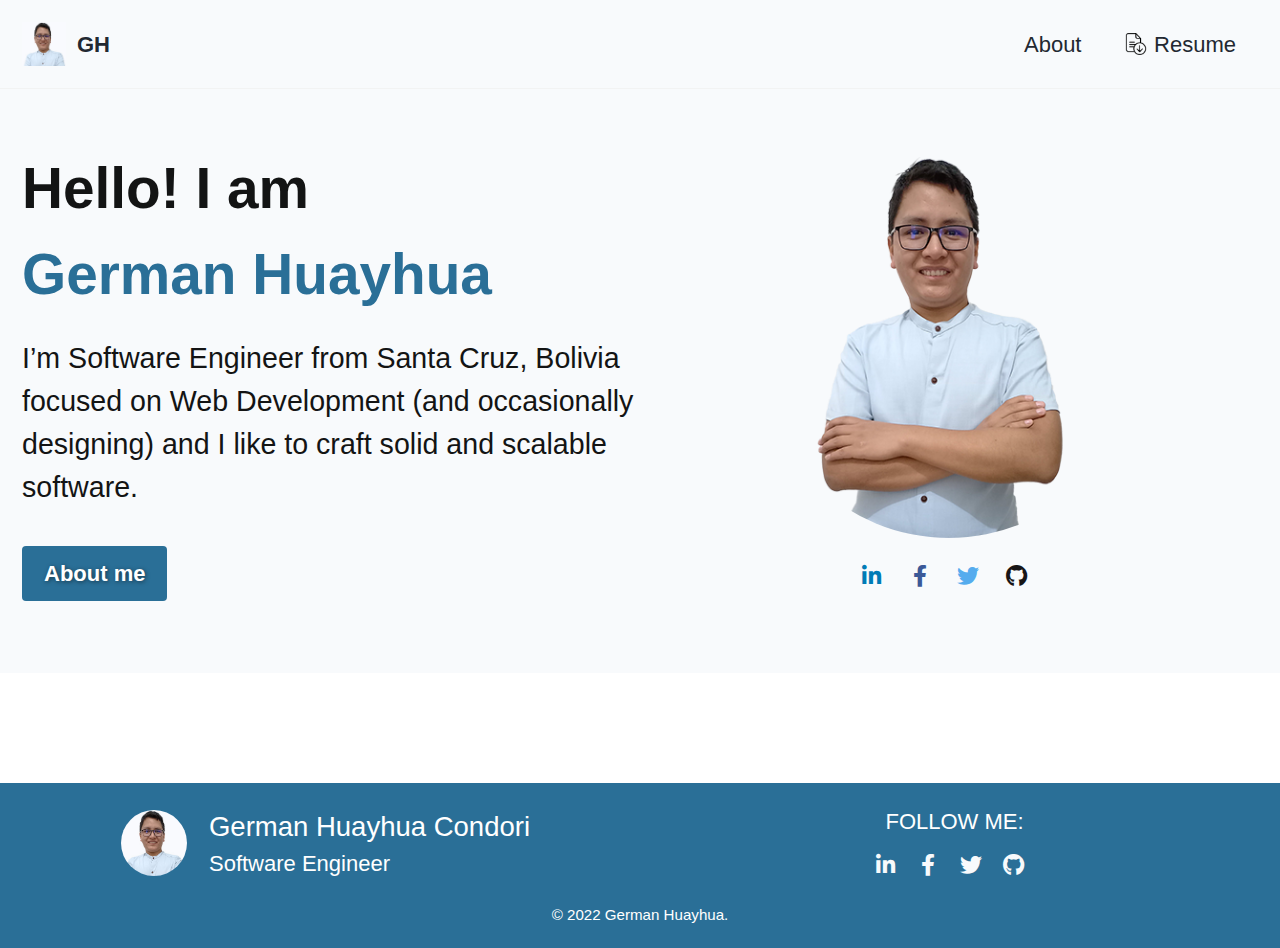
<file: index.html>
<!doctype html>
<html lang="en" class="no-js">
<head>
  <meta charset="utf-8">

<!-- begin _includes/seo.html --><title>Software Engineer | Full Stack Developer | German Huayhua</title>
<meta name="description" content="Software Engineer">


  <meta name="author" content="German Huayhua">
  


<meta property="og:type" content="website">
<meta property="og:locale" content="en_US">
<meta property="og:site_name" content="German Huayhua">
<meta property="og:title" content="Software Engineer | Full Stack Developer">
<meta property="og:url" content="https://hcgerman.github.io/">


  <meta property="og:description" content="Software Engineer">











  

  


<link rel="canonical" href="https://hcgerman.github.io/">




<script type="application/ld+json">
  {
    "@context": "https://schema.org",
    
      "@type": "Person",
      "name": "German Huayhua",
      "url": "https://hcgerman.github.io/"
    
  }
</script>







<!-- end _includes/seo.html -->



  <link href="/feed.xml" type="application/atom+xml" rel="alternate" title="German Huayhua Feed">


<!-- https://t.co/dKP3o1e -->
<meta name="viewport" content="width=device-width, initial-scale=1.0">

<script>
  document.documentElement.className = document.documentElement.className.replace(/\bno-js\b/g, '') + ' js ';
</script>

<!-- For all browsers -->
<link rel="stylesheet" href="/assets/css/main.css">
<link rel="preload" href="https://cdn.jsdelivr.net/npm/@fortawesome/fontawesome-free@5/css/all.min.css" as="style" onload="this.onload=null;this.rel='stylesheet'">
<noscript><link rel="stylesheet" href="https://cdn.jsdelivr.net/npm/@fortawesome/fontawesome-free@5/css/all.min.css"></noscript>



  <!-- start custom head snippets -->

<!-- insert favicons. use https://realfavicongenerator.net/ -->

<!-- end custom head snippets -->

</head>

<body class="layout--index">
<nav class="skip-links">
  <ul>
    <li><a href="#site-nav" class="screen-reader-shortcut">Skip to primary navigation</a></li>
    <li><a href="#main" class="screen-reader-shortcut">Skip to content</a></li>
    <li><a href="#footer" class="screen-reader-shortcut">Skip to footer</a></li>
  </ul>
</nav>

<!--[if lt IE 9]>
<div class="notice--danger align-center" style="margin: 0;">You are using an <strong>outdated</strong> browser. Please <a href="https://browsehappy.com/">upgrade your browser</a> to improve your experience.</div>
<![endif]-->



<div class="masthead">
  <div class="masthead__inner-wrap">
    <div class="masthead__menu">
      <nav id="site-nav" class="greedy-nav">
        
          <a class="site-logo" href="/"><img src="/assets/images/portfolio/logo.jpg" alt="GH"></a>
        
        <a class="site-title" href="/">
          GH
          
        </a>
        <ul class="visible-links">
              <li class="masthead__menu-item">
                <a href="/about">About</a>
              </li>
            
              <li class="masthead__menu-item">
                <a rel="noopener noreferrer nofollow" target="_blank" href="/assets/resume.pdf" style="display: flex; gap: 0.3rem;align-items: center;"><span class="custom-icon download icon-navigation " aria-hidden="true"></span> Resume</a>
              </li>
            </ul>
        
        <button class="greedy-nav__toggle hidden" type="button">
          <span class="visually-hidden">Toggle menu</span>
          <div class="navicon"></div>
        </button>
        <ul class="hidden-links hidden"></ul>
      </nav>
    </div>
  </div>
</div>


<div class="initial-content">
  







<div class="page__hero--overlay"
     style="background-color: #F8FAFC; background-image: url('');"
>
  <div class="wrapper summary">
    <div class="summary__info">
      <div>
        <h1 class="display1 black-color mb-1">Hello! I am</h1>
        <h1 class="display1 primary-color mb-1">German Huayhua</h1>
        <p class="black-color p1">I’m Software Engineer from Santa Cruz, Bolivia focused on Web Development (and occasionally designing) and I like to craft solid and scalable software.</p>
      </div>
      <div class="summary__info__button_container">
        <a href="/about" class="btn btn--primary btn--large">About me</a>
      </div>
    </div>
    <div class="summary__profile">
      <div class="summary__profile__image">
        <img src="/assets/images/portfolio/profile.png" class="rounded profile-image" alt="Profile">
      </div>
      <div class="summary__profile__social_networks">
        <ul class="social-icons">
          
            
              
                <li>
                  <a href="https://www.linkedin.com/in/hcgerman/" rel="noopener noreferrer nofollow" target="_blank">
                      <i class="fab fa-fw fa-linkedin-in" aria-hidden="true"></i>
                  </a>
                </li>
              
            
              
                <li>
                  <a href="https://www.facebook.com/germanhuayhua/" rel="noopener noreferrer nofollow" target="_blank">
                      <i class="fab fa-fw fa-facebook-f" aria-hidden="true"></i>
                  </a>
                </li>
              
            
              
                <li>
                  <a href="https://twitter.com/germondori" rel="noopener noreferrer nofollow" target="_blank">
                      <i class="fab fa-fw fa-twitter" aria-hidden="true"></i>
                  </a>
                </li>
              
            
              
                <li>
                  <a href="https://github.com/hcgerman" rel="noopener noreferrer nofollow" target="_blank">
                      <i class="fab fa-fw fa-github" aria-hidden="true"></i>
                  </a>
                </li>
              
            
          
        </ul>
      </div>
    </div>
  </div>
</div>



<div id="main" role="main">
  <article class="splash" itemscope itemtype="https://schema.org/CreativeWork">
    <meta itemprop="headline" content="Software Engineer | Full Stack Developer">
    
    
    

  </article>
<!--  <section class="page__content" itemprop="text">-->
<!--    <div class="page__content__subtitle_container">-->
<!--      <h2 class="page__content__subtitle_container__title">Latest Posts</h2>-->
<!--      <a href="#" class="page__content__subtitle_container__subtitle">All Posts</a>-->
<!--    </div>-->

<!--    -->
<!--    -->
<!--    -->

<!--    -->
<!--    <div class="entries-list">-->
<!--      -->
<!--    </div>-->

<!--    
-->
<!--    -->
<!--  </section>-->
</div>
</div>



<div id="footer" class="page__footer">
  <footer>
    <!-- start custom footer snippets -->

<!-- end custom footer snippets -->
    <div class="page__footer-follow">
  <div class="page_footer_container">
    <div class="page__footer__principal_info">
      <div>
        <img class="rounded" src="/assets/images/portfolio/logo.jpg" alt="German Huayhua Condori">
      </div>
      <div>
        <span
          class="h2">German Huayhua Condori</span>
        <span>Software Engineer</span>
      </div>
    </div>
    <div class="page__footer__social_icons">
      <span class="text-uppercase">Follow me:</span>
      <ul class="social-icons">
        
          
            
              <li><a href="https://www.linkedin.com/in/hcgerman/" rel="noopener noreferrer nofollow" target="_blank"><i class="fab fa-fw fa-linkedin-in white-color" aria-hidden="true"></i></a></li>
            
          
            
              <li><a href="https://www.facebook.com/germanhuayhua/" rel="noopener noreferrer nofollow" target="_blank"><i class="fab fa-fw fa-facebook-f white-color" aria-hidden="true"></i></a></li>
            
          
            
              <li><a href="https://twitter.com/germondori" rel="noopener noreferrer nofollow" target="_blank"><i class="fab fa-fw fa-twitter white-color" aria-hidden="true"></i></a></li>
            
          
            
              <li><a href="https://github.com/hcgerman" rel="noopener noreferrer nofollow" target="_blank"><i class="fab fa-fw fa-github white-color" aria-hidden="true"></i></a></li>
            
          
        
      </ul>
    </div>
  </div>

  <div class="page__footer-copyright text-center">&copy; 2022 German Huayhua.</div>
</div>
  </footer>
</div>


  <script src="/assets/js/main.min.js"></script>







  <!-- Global site tag (gtag.js) - Google Analytics -->
<script async src="https://www.googletagmanager.com/gtag/js?id=G-6FH11X81CV"></script>
<script>
  window.dataLayer = window.dataLayer || [];
  function gtag(){dataLayer.push(arguments);}
  gtag('js', new Date());

  gtag('config', 'G-6FH11X81CV', { 'anonymize_ip': false});
</script>









</body>
</html>
</file>
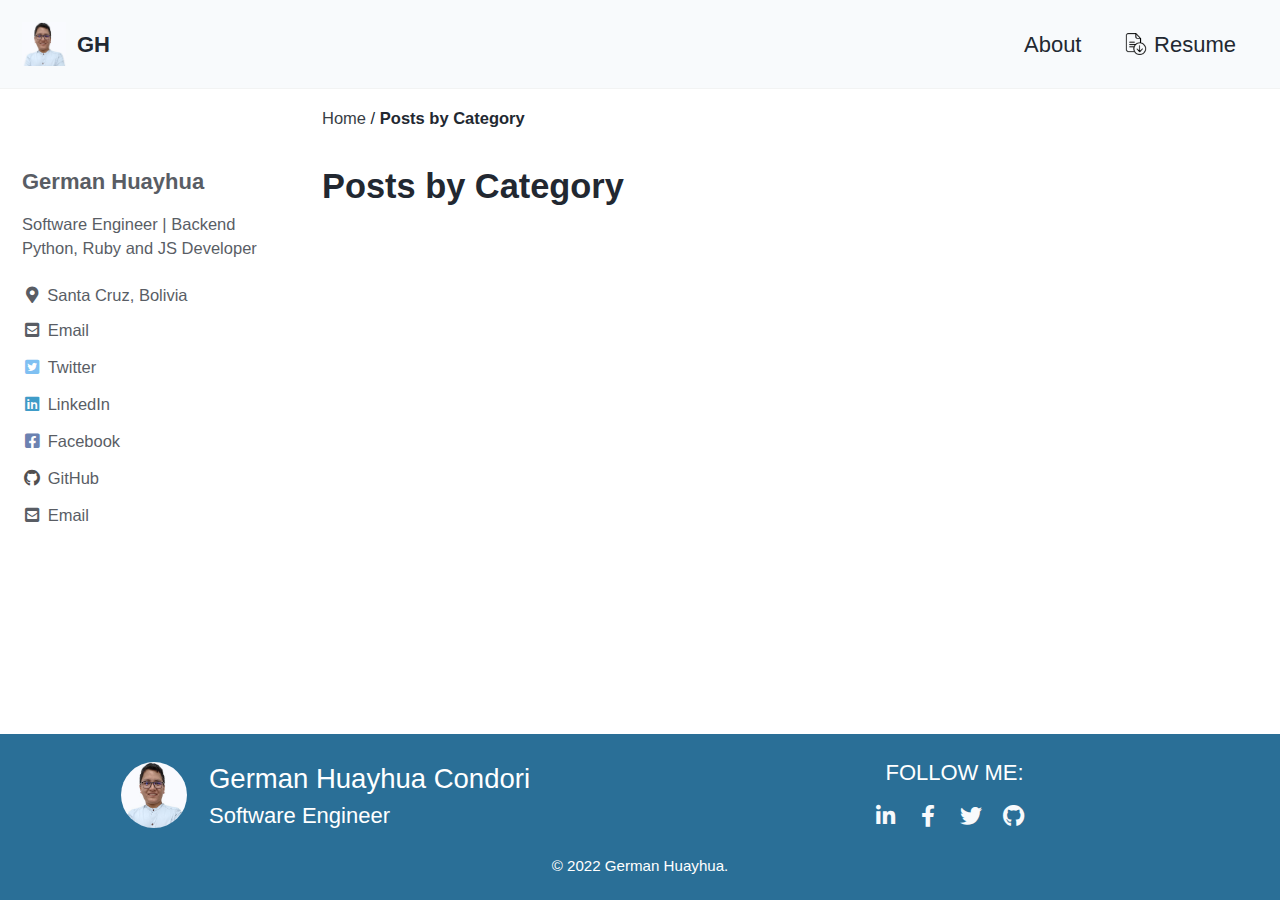
<file: categories/index.html>
<!doctype html>
<!--
  Minimal Mistakes Jekyll Theme 4.24.0 by Michael Rose
  Copyright 2013-2020 Michael Rose - mademistakes.com | @mmistakes
  Free for personal and commercial use under the MIT license
  https://github.com/mmistakes/minimal-mistakes/blob/master/LICENSE
-->
<html lang="en" class="no-js">
  <head>
    <meta charset="utf-8">

<!-- begin _includes/seo.html --><title>Posts by Category | German Huayhua</title>
<meta name="description" content="Software Engineer">


  <meta name="author" content="German Huayhua">
  


<meta property="og:type" content="website">
<meta property="og:locale" content="en_US">
<meta property="og:site_name" content="German Huayhua">
<meta property="og:title" content="Posts by Category">
<meta property="og:url" content="https://hcgerman.github.io/categories/">


  <meta property="og:description" content="Software Engineer">











  

  


<link rel="canonical" href="https://hcgerman.github.io/categories/">




<script type="application/ld+json">
  {
    "@context": "https://schema.org",
    
      "@type": "Person",
      "name": "German Huayhua",
      "url": "https://hcgerman.github.io/"
    
  }
</script>







<!-- end _includes/seo.html -->



  <link href="/feed.xml" type="application/atom+xml" rel="alternate" title="German Huayhua Feed">


<!-- https://t.co/dKP3o1e -->
<meta name="viewport" content="width=device-width, initial-scale=1.0">

<script>
  document.documentElement.className = document.documentElement.className.replace(/\bno-js\b/g, '') + ' js ';
</script>

<!-- For all browsers -->
<link rel="stylesheet" href="/assets/css/main.css">
<link rel="preload" href="https://cdn.jsdelivr.net/npm/@fortawesome/fontawesome-free@5/css/all.min.css" as="style" onload="this.onload=null;this.rel='stylesheet'">
<noscript><link rel="stylesheet" href="https://cdn.jsdelivr.net/npm/@fortawesome/fontawesome-free@5/css/all.min.css"></noscript>



    <!-- start custom head snippets -->

<!-- insert favicons. use https://realfavicongenerator.net/ -->

<!-- end custom head snippets -->

  </head>

  <body class="layout--categories">
    <nav class="skip-links">
  <ul>
    <li><a href="#site-nav" class="screen-reader-shortcut">Skip to primary navigation</a></li>
    <li><a href="#main" class="screen-reader-shortcut">Skip to content</a></li>
    <li><a href="#footer" class="screen-reader-shortcut">Skip to footer</a></li>
  </ul>
</nav>

    <!--[if lt IE 9]>
<div class="notice--danger align-center" style="margin: 0;">You are using an <strong>outdated</strong> browser. Please <a href="https://browsehappy.com/">upgrade your browser</a> to improve your experience.</div>
<![endif]-->

    

<div class="masthead">
  <div class="masthead__inner-wrap">
    <div class="masthead__menu">
      <nav id="site-nav" class="greedy-nav">
        
          <a class="site-logo" href="/"><img src="/assets/images/portfolio/logo.jpg" alt="GH"></a>
        
        <a class="site-title" href="/">
          GH
          
        </a>
        <ul class="visible-links">
              <li class="masthead__menu-item">
                <a href="/about">About</a>
              </li>
            
              <li class="masthead__menu-item">
                <a rel="noopener noreferrer nofollow" target="_blank" href="/assets/resume.pdf" style="display: flex; gap: 0.3rem;align-items: center;"><span class="custom-icon download icon-navigation " aria-hidden="true"></span> Resume</a>
              </li>
            </ul>
        
        <button class="greedy-nav__toggle hidden" type="button">
          <span class="visually-hidden">Toggle menu</span>
          <div class="navicon"></div>
        </button>
        <ul class="hidden-links hidden"></ul>
      </nav>
    </div>
  </div>
</div>


    <div class="initial-content">
      


  
    



<nav class="breadcrumbs">
  <ol itemscope itemtype="https://schema.org/BreadcrumbList">
    
    
    
      
        <li itemprop="itemListElement" itemscope itemtype="https://schema.org/ListItem">
          <a href="/" itemprop="item"><span itemprop="name">Home</span></a>

          <meta itemprop="position" content="1" />
        </li>
        <span class="sep">/</span>
      
      
        <li class="current">Posts by Category</li>
      
    
  </ol>
</nav>

  


<div id="main" role="main">
  
  <div class="sidebar sticky">
  


<div itemscope itemtype="https://schema.org/Person" class="h-card">

  

  <div class="author__content">
    <h3 class="author__name p-name" itemprop="name">
      <a class="u-url" rel="me" href="https://hcgerman.github.io/" itemprop="url">German Huayhua</a>
    </h3>
    
      <div class="author__bio p-note" itemprop="description">
        <p>Software Engineer | Backend <br /> Python, Ruby and JS Developer</p>

      </div>
    
  </div>

  <div class="author__urls-wrapper">
    <button class="btn btn--inverse">Follow me</button>
    <ul class="author__urls social-icons">
      
        <li itemprop="homeLocation" itemscope itemtype="https://schema.org/Place">
          <i class="fas fa-fw fa-map-marker-alt" aria-hidden="true"></i> <span itemprop="name" class="p-locality">Santa Cruz, Bolivia</span>
        </li>
      

      
        
          
            <li><a href="mailto:yhermmany@gmail.com" rel="nofollow noopener noreferrer me"><i class="fas fa-fw fa-envelope-square" aria-hidden="true"></i><span class="label">Email</span></a></li>
          
        
          
        
          
            <li><a href="https://twitter.com/germondori" rel="nofollow noopener noreferrer me"><i class="fab fa-fw fa-twitter-square" aria-hidden="true"></i><span class="label">Twitter</span></a></li>
          
        
          
            <li><a href="https://www.linkedin.com/in/germanhcondori/" rel="nofollow noopener noreferrer me"><i class="fab fa-fw fa-linkedin" aria-hidden="true"></i><span class="label">LinkedIn</span></a></li>
          
        
          
            <li><a href="https://www.facebook.com/germanhuayhua/" rel="nofollow noopener noreferrer me"><i class="fab fa-fw fa-facebook-square" aria-hidden="true"></i><span class="label">Facebook</span></a></li>
          
        
          
            <li><a href="https://github.com/ghc92" rel="nofollow noopener noreferrer me"><i class="fab fa-fw fa-github" aria-hidden="true"></i><span class="label">GitHub</span></a></li>
          
        
          
        
      

      

      
        <li>
          <a href="mailto:yhermmany@gmail.com" rel="me" class="u-email">
            <meta itemprop="email" content="yhermmany@gmail.com" />
            <i class="fas fa-fw fa-envelope-square" aria-hidden="true"></i><span class="label">Email</span>
          </a>
        </li>
      

      

      

      

      

      

      

      

      

      

      

      

      

      

      

      

      

      

      

      

      

      

      

      <!--
  <li>
    <a href="http://link-to-whatever-social-network.com/user/" itemprop="sameAs" rel="nofollow noopener noreferrer me">
      <i class="fas fa-fw" aria-hidden="true"></i> Custom Social Profile Link
    </a>
  </li>
-->
    </ul>
  </div>
</div>
  
  </div>



  <div class="archive">
    
      <h1 id="page-title" class="page__title">Posts by Category</h1>
    
    





<ul class="taxonomy__index">
  
</ul>




  </div>
</div>
    </div>

    

    <div id="footer" class="page__footer">
      <footer>
        <!-- start custom footer snippets -->

<!-- end custom footer snippets -->
        <div class="page__footer-follow">
  <div class="page_footer_container">
    <div class="page__footer__principal_info">
      <div>
        <img class="rounded" src="/assets/images/portfolio/logo.jpg" alt="German Huayhua Condori">
      </div>
      <div>
        <span
          class="h2">German Huayhua Condori</span>
        <span>Software Engineer</span>
      </div>
    </div>
    <div class="page__footer__social_icons">
      <span class="text-uppercase">Follow me:</span>
      <ul class="social-icons">
        
          
            
              <li><a href="https://www.linkedin.com/in/hcgerman/" rel="noopener noreferrer nofollow" target="_blank"><i class="fab fa-fw fa-linkedin-in white-color" aria-hidden="true"></i></a></li>
            
          
            
              <li><a href="https://www.facebook.com/germanhuayhua/" rel="noopener noreferrer nofollow" target="_blank"><i class="fab fa-fw fa-facebook-f white-color" aria-hidden="true"></i></a></li>
            
          
            
              <li><a href="https://twitter.com/germondori" rel="noopener noreferrer nofollow" target="_blank"><i class="fab fa-fw fa-twitter white-color" aria-hidden="true"></i></a></li>
            
          
            
              <li><a href="https://github.com/hcgerman" rel="noopener noreferrer nofollow" target="_blank"><i class="fab fa-fw fa-github white-color" aria-hidden="true"></i></a></li>
            
          
        
      </ul>
    </div>
  </div>

  <div class="page__footer-copyright text-center">&copy; 2022 German Huayhua.</div>
</div>
      </footer>
    </div>

    
  <script src="/assets/js/main.min.js"></script>







  <!-- Global site tag (gtag.js) - Google Analytics -->
<script async src="https://www.googletagmanager.com/gtag/js?id=G-6FH11X81CV"></script>
<script>
  window.dataLayer = window.dataLayer || [];
  function gtag(){dataLayer.push(arguments);}
  gtag('js', new Date());

  gtag('config', 'G-6FH11X81CV', { 'anonymize_ip': false});
</script>









  </body>
</html>
</file>
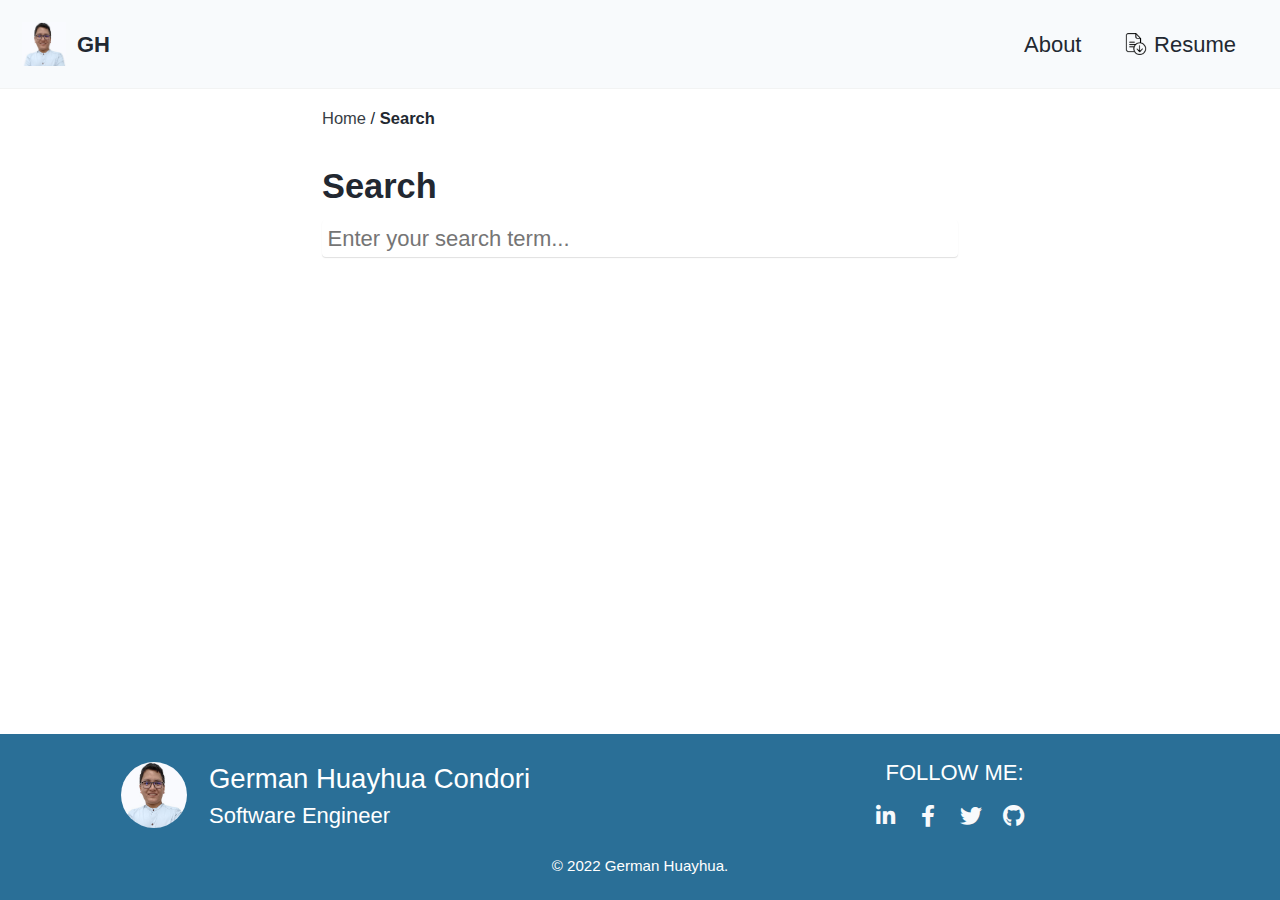
<file: search/index.html>
<!doctype html>
<!--
  Minimal Mistakes Jekyll Theme 4.24.0 by Michael Rose
  Copyright 2013-2020 Michael Rose - mademistakes.com | @mmistakes
  Free for personal and commercial use under the MIT license
  https://github.com/mmistakes/minimal-mistakes/blob/master/LICENSE
-->
<html lang="en" class="no-js">
  <head>
    <meta charset="utf-8">

<!-- begin _includes/seo.html --><title>Search | German Huayhua</title>
<meta name="description" content="Software Engineer">


  <meta name="author" content="German Huayhua">
  


<meta property="og:type" content="website">
<meta property="og:locale" content="en_US">
<meta property="og:site_name" content="German Huayhua">
<meta property="og:title" content="Search">
<meta property="og:url" content="https://hcgerman.github.io/search/">


  <meta property="og:description" content="Software Engineer">











  

  


<link rel="canonical" href="https://hcgerman.github.io/search/">




<script type="application/ld+json">
  {
    "@context": "https://schema.org",
    
      "@type": "Person",
      "name": "German Huayhua",
      "url": "https://hcgerman.github.io/"
    
  }
</script>







<!-- end _includes/seo.html -->



  <link href="/feed.xml" type="application/atom+xml" rel="alternate" title="German Huayhua Feed">


<!-- https://t.co/dKP3o1e -->
<meta name="viewport" content="width=device-width, initial-scale=1.0">

<script>
  document.documentElement.className = document.documentElement.className.replace(/\bno-js\b/g, '') + ' js ';
</script>

<!-- For all browsers -->
<link rel="stylesheet" href="/assets/css/main.css">
<link rel="preload" href="https://cdn.jsdelivr.net/npm/@fortawesome/fontawesome-free@5/css/all.min.css" as="style" onload="this.onload=null;this.rel='stylesheet'">
<noscript><link rel="stylesheet" href="https://cdn.jsdelivr.net/npm/@fortawesome/fontawesome-free@5/css/all.min.css"></noscript>



    <!-- start custom head snippets -->

<!-- insert favicons. use https://realfavicongenerator.net/ -->

<!-- end custom head snippets -->

  </head>

  <body class="layout--search">
    <nav class="skip-links">
  <ul>
    <li><a href="#site-nav" class="screen-reader-shortcut">Skip to primary navigation</a></li>
    <li><a href="#main" class="screen-reader-shortcut">Skip to content</a></li>
    <li><a href="#footer" class="screen-reader-shortcut">Skip to footer</a></li>
  </ul>
</nav>

    <!--[if lt IE 9]>
<div class="notice--danger align-center" style="margin: 0;">You are using an <strong>outdated</strong> browser. Please <a href="https://browsehappy.com/">upgrade your browser</a> to improve your experience.</div>
<![endif]-->

    

<div class="masthead">
  <div class="masthead__inner-wrap">
    <div class="masthead__menu">
      <nav id="site-nav" class="greedy-nav">
        
          <a class="site-logo" href="/"><img src="/assets/images/portfolio/logo.jpg" alt="GH"></a>
        
        <a class="site-title" href="/">
          GH
          
        </a>
        <ul class="visible-links">
              <li class="masthead__menu-item">
                <a href="/about">About</a>
              </li>
            
              <li class="masthead__menu-item">
                <a rel="noopener noreferrer nofollow" target="_blank" href="/assets/resume.pdf" style="display: flex; gap: 0.3rem;align-items: center;"><span class="custom-icon download icon-navigation " aria-hidden="true"></span> Resume</a>
              </li>
            </ul>
        
        <button class="greedy-nav__toggle hidden" type="button">
          <span class="visually-hidden">Toggle menu</span>
          <div class="navicon"></div>
        </button>
        <ul class="hidden-links hidden"></ul>
      </nav>
    </div>
  </div>
</div>


    <div class="initial-content">
      


  
    



<nav class="breadcrumbs">
  <ol itemscope itemtype="https://schema.org/BreadcrumbList">
    
    
    
      
        <li itemprop="itemListElement" itemscope itemtype="https://schema.org/ListItem">
          <a href="/" itemprop="item"><span itemprop="name">Home</span></a>

          <meta itemprop="position" content="1" />
        </li>
        <span class="sep">/</span>
      
      
        <li class="current">Search</li>
      
    
  </ol>
</nav>

  


<div id="main" role="main">
  


  <div class="archive">
    
      <h1 id="page-title" class="page__title">Search</h1>
    

    
<input type="text" id="search" class="search-input" placeholder="Enter your search term..." />
        <div id="results" class="results"></div></div>
</div>

    </div>

    

    <div id="footer" class="page__footer">
      <footer>
        <!-- start custom footer snippets -->

<!-- end custom footer snippets -->
        <div class="page__footer-follow">
  <div class="page_footer_container">
    <div class="page__footer__principal_info">
      <div>
        <img class="rounded" src="/assets/images/portfolio/logo.jpg" alt="German Huayhua Condori">
      </div>
      <div>
        <span
          class="h2">German Huayhua Condori</span>
        <span>Software Engineer</span>
      </div>
    </div>
    <div class="page__footer__social_icons">
      <span class="text-uppercase">Follow me:</span>
      <ul class="social-icons">
        
          
            
              <li><a href="https://www.linkedin.com/in/hcgerman/" rel="noopener noreferrer nofollow" target="_blank"><i class="fab fa-fw fa-linkedin-in white-color" aria-hidden="true"></i></a></li>
            
          
            
              <li><a href="https://www.facebook.com/germanhuayhua/" rel="noopener noreferrer nofollow" target="_blank"><i class="fab fa-fw fa-facebook-f white-color" aria-hidden="true"></i></a></li>
            
          
            
              <li><a href="https://twitter.com/germondori" rel="noopener noreferrer nofollow" target="_blank"><i class="fab fa-fw fa-twitter white-color" aria-hidden="true"></i></a></li>
            
          
            
              <li><a href="https://github.com/hcgerman" rel="noopener noreferrer nofollow" target="_blank"><i class="fab fa-fw fa-github white-color" aria-hidden="true"></i></a></li>
            
          
        
      </ul>
    </div>
  </div>

  <div class="page__footer-copyright text-center">&copy; 2022 German Huayhua.</div>
</div>
      </footer>
    </div>

    
  <script src="/assets/js/main.min.js"></script>




<script src="/assets/js/lunr/lunr.min.js"></script>
<script src="/assets/js/lunr/lunr-store.js"></script>
<script src="/assets/js/lunr/lunr-en.js"></script>




  <!-- Global site tag (gtag.js) - Google Analytics -->
<script async src="https://www.googletagmanager.com/gtag/js?id=G-6FH11X81CV"></script>
<script>
  window.dataLayer = window.dataLayer || [];
  function gtag(){dataLayer.push(arguments);}
  gtag('js', new Date());

  gtag('config', 'G-6FH11X81CV', { 'anonymize_ip': false});
</script>









  </body>
</html>
</file>
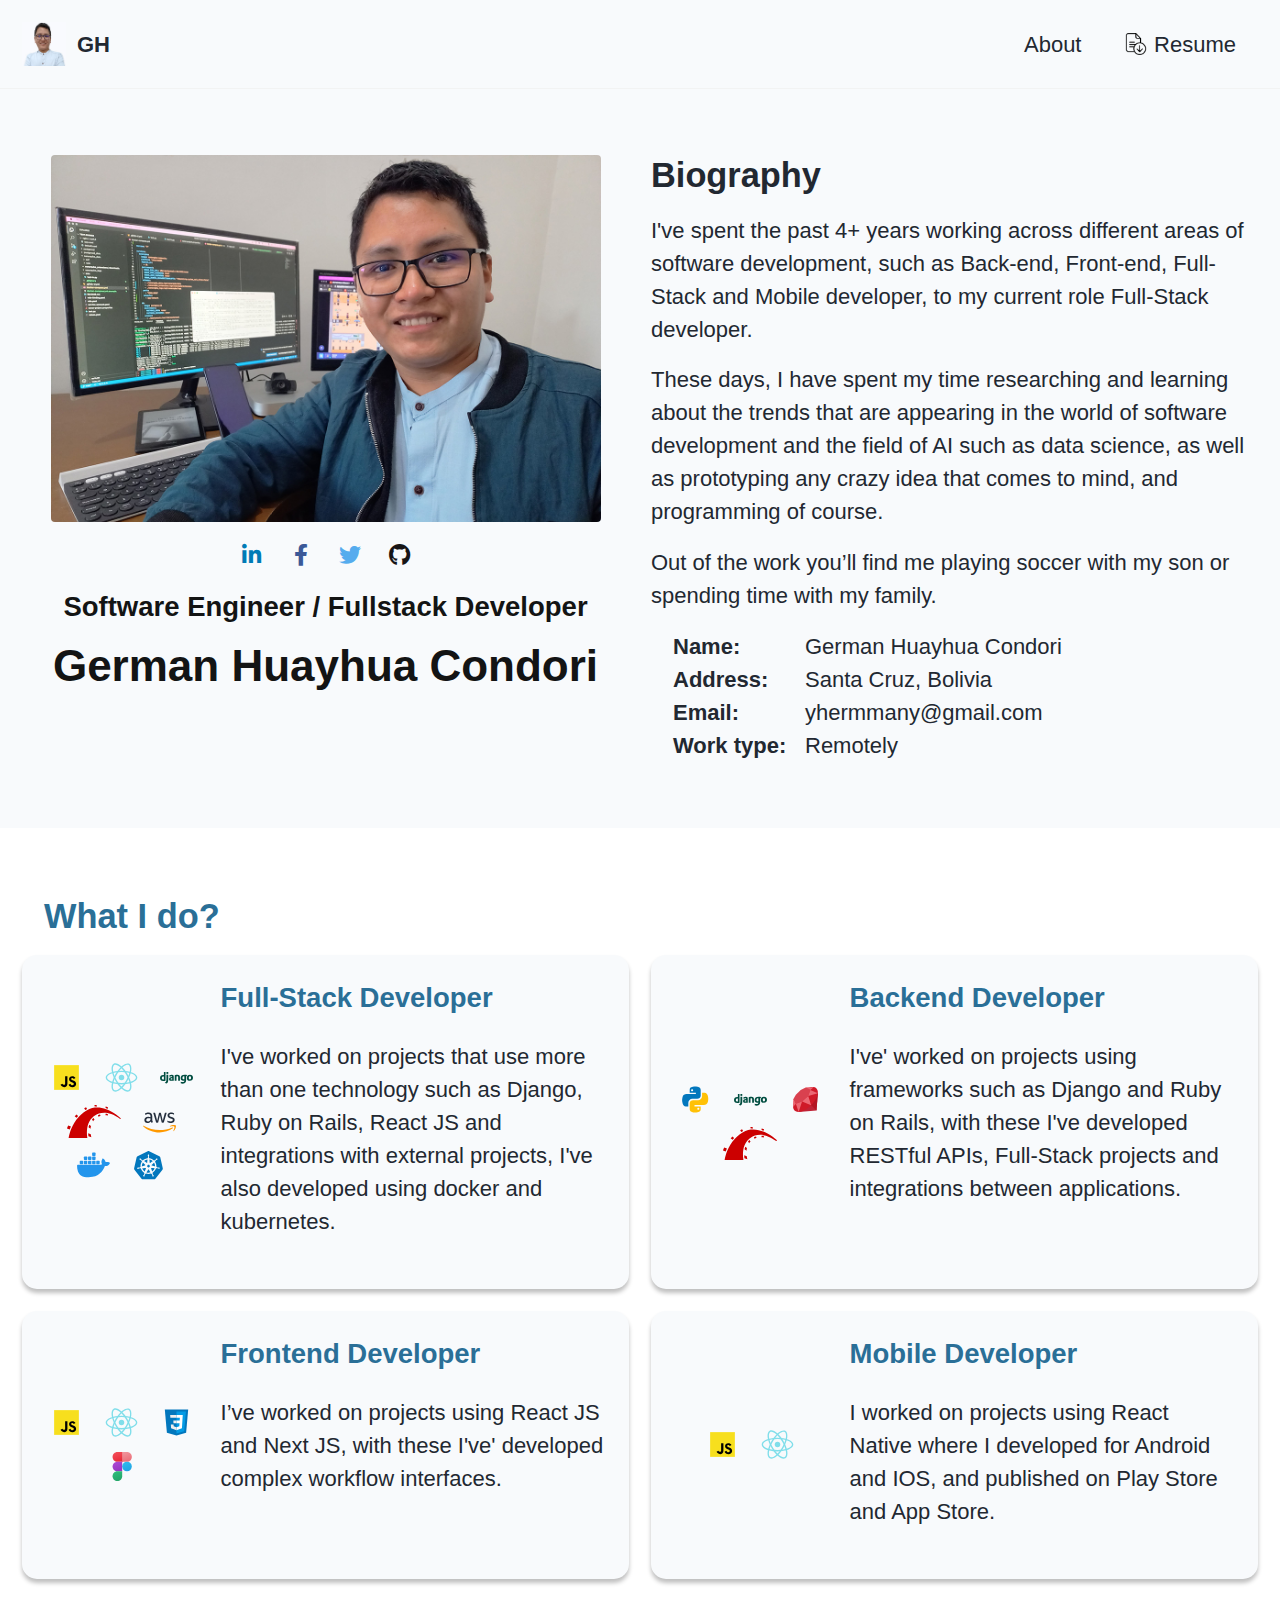
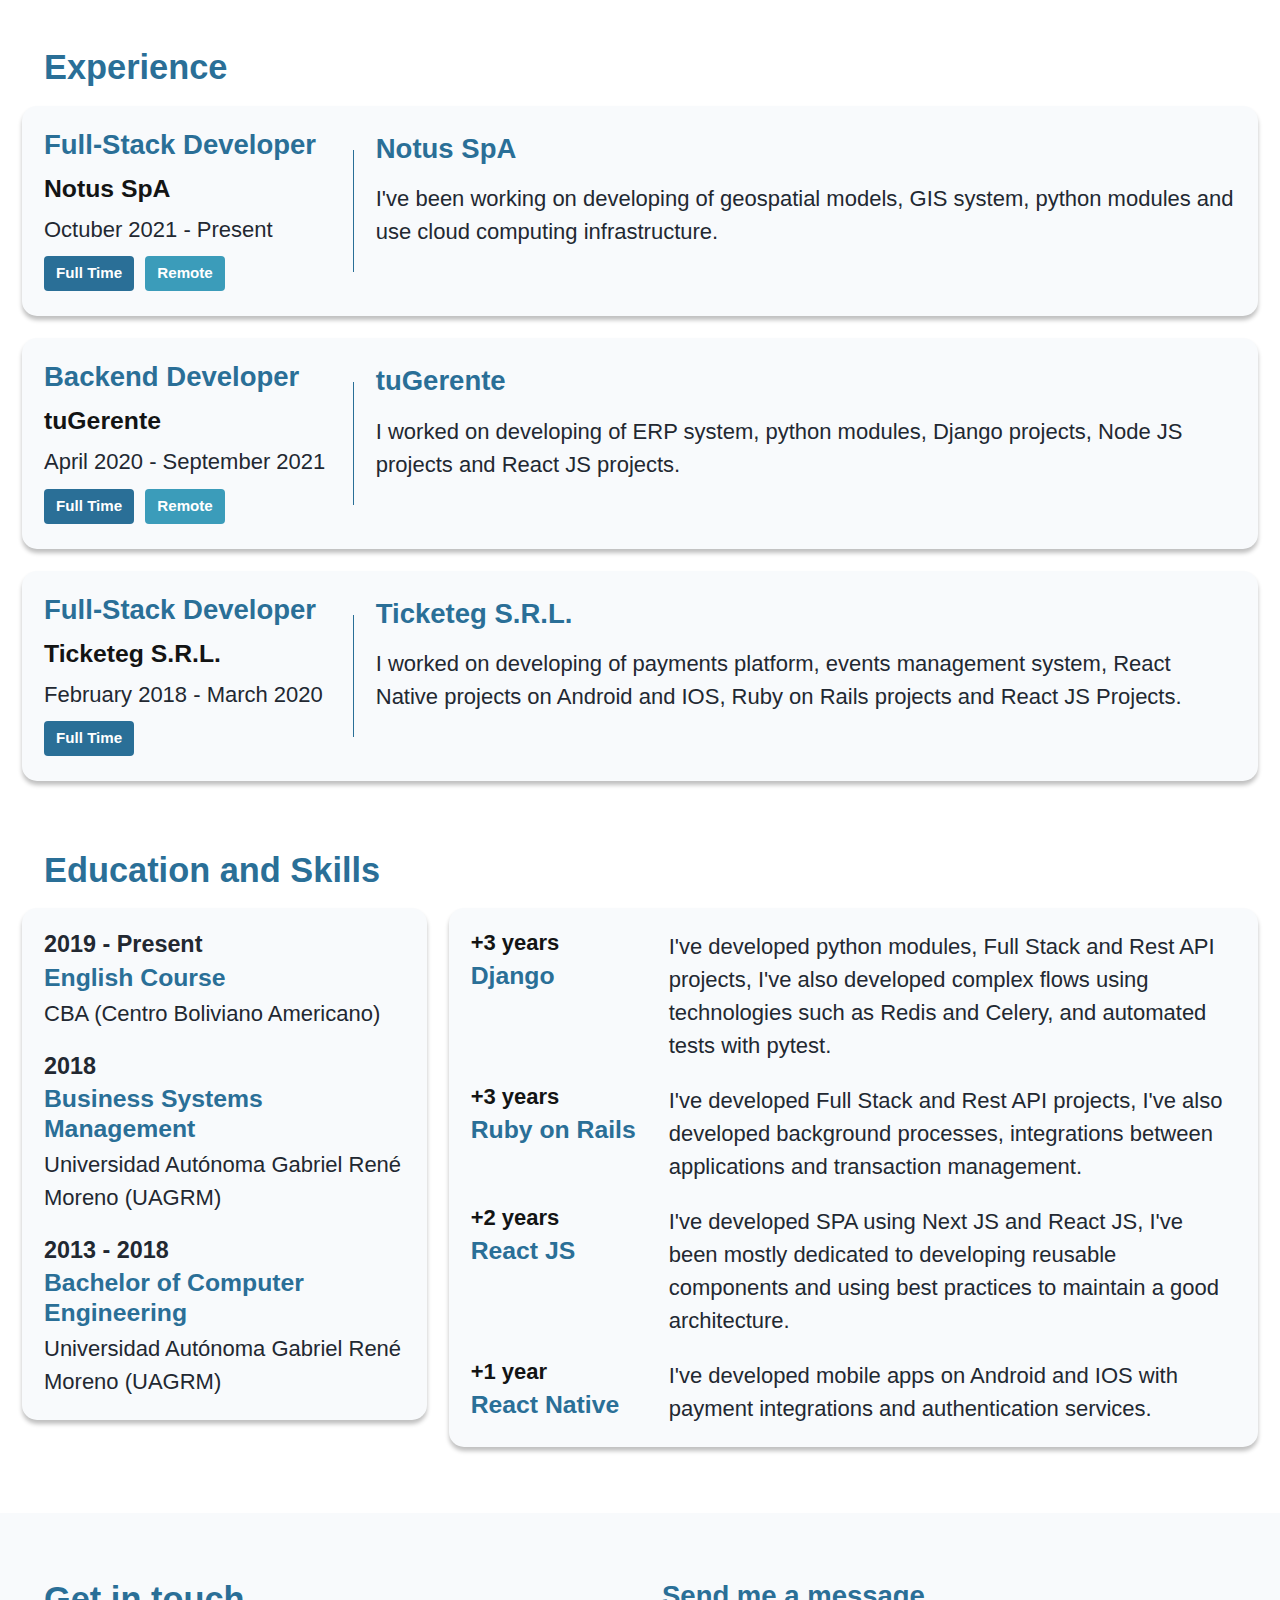
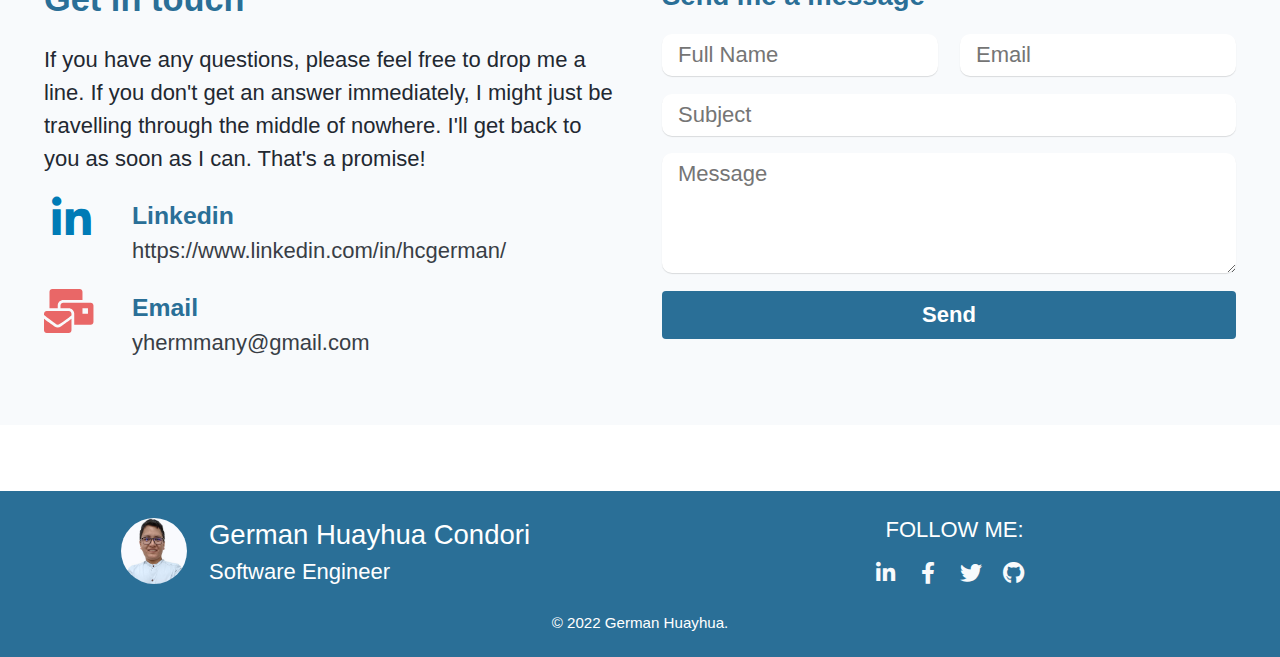
<file: about.html>
<!doctype html>
<html lang="en" class="no-js">
<head>
  <meta charset="utf-8">

<!-- begin _includes/seo.html --><title>About | German Huayhua</title>
<meta name="description" content="Software Engineer">


  <meta name="author" content="German Huayhua">
  


<meta property="og:type" content="website">
<meta property="og:locale" content="en_US">
<meta property="og:site_name" content="German Huayhua">
<meta property="og:title" content="About">
<meta property="og:url" content="https://hcgerman.github.io/about">


  <meta property="og:description" content="Software Engineer">











  

  


<link rel="canonical" href="https://hcgerman.github.io/about">




<script type="application/ld+json">
  {
    "@context": "https://schema.org",
    
      "@type": "Person",
      "name": "German Huayhua",
      "url": "https://hcgerman.github.io/"
    
  }
</script>







<!-- end _includes/seo.html -->



  <link href="/feed.xml" type="application/atom+xml" rel="alternate" title="German Huayhua Feed">


<!-- https://t.co/dKP3o1e -->
<meta name="viewport" content="width=device-width, initial-scale=1.0">

<script>
  document.documentElement.className = document.documentElement.className.replace(/\bno-js\b/g, '') + ' js ';
</script>

<!-- For all browsers -->
<link rel="stylesheet" href="/assets/css/main.css">
<link rel="preload" href="https://cdn.jsdelivr.net/npm/@fortawesome/fontawesome-free@5/css/all.min.css" as="style" onload="this.onload=null;this.rel='stylesheet'">
<noscript><link rel="stylesheet" href="https://cdn.jsdelivr.net/npm/@fortawesome/fontawesome-free@5/css/all.min.css"></noscript>



  <!-- start custom head snippets -->

<!-- insert favicons. use https://realfavicongenerator.net/ -->

<!-- end custom head snippets -->

</head>

<body class="layout--about">
<nav class="skip-links">
  <ul>
    <li><a href="#site-nav" class="screen-reader-shortcut">Skip to primary navigation</a></li>
    <li><a href="#main" class="screen-reader-shortcut">Skip to content</a></li>
    <li><a href="#footer" class="screen-reader-shortcut">Skip to footer</a></li>
  </ul>
</nav>

<!--[if lt IE 9]>
<div class="notice--danger align-center" style="margin: 0;">You are using an <strong>outdated</strong> browser. Please <a href="https://browsehappy.com/">upgrade your browser</a> to improve your experience.</div>
<![endif]-->



<div class="masthead">
  <div class="masthead__inner-wrap">
    <div class="masthead__menu">
      <nav id="site-nav" class="greedy-nav">
        
          <a class="site-logo" href="/"><img src="/assets/images/portfolio/logo.jpg" alt="GH"></a>
        
        <a class="site-title" href="/">
          GH
          
        </a>
        <ul class="visible-links">
              <li class="masthead__menu-item">
                <a href="/about">About</a>
              </li>
            
              <li class="masthead__menu-item">
                <a rel="noopener noreferrer nofollow" target="_blank" href="/assets/resume.pdf" style="display: flex; gap: 0.3rem;align-items: center;"><span class="custom-icon download icon-navigation " aria-hidden="true"></span> Resume</a>
              </li>
            </ul>
        
        <button class="greedy-nav__toggle hidden" type="button">
          <span class="visually-hidden">Toggle menu</span>
          <div class="navicon"></div>
        </button>
        <ul class="hidden-links hidden"></ul>
      </nav>
    </div>
  </div>
</div>


<div class="initial-content">
  







<div class="page__hero--overlay"
     style="background-color: #F8FAFC; background-image: url('');"
>
  <div class="wrapper biography">
    <div class="biography__profile">
      <figure>
        <img src="/assets/images/portfolio/biography.jpg" class="profile-image" alt="Profile">
      </figure>
      <ul class="social-icons">
          
            
              
                <li>
                  <a href="https://www.linkedin.com/in/hcgerman/" rel="noopener noreferrer nofollow" target="_blank">
                    <i class="fab fa-fw fa-linkedin-in" aria-hidden="true"></i>
                  </a>
                </li>
              
            
              
                <li>
                  <a href="https://www.facebook.com/germanhuayhua/" rel="noopener noreferrer nofollow" target="_blank">
                    <i class="fab fa-fw fa-facebook-f" aria-hidden="true"></i>
                  </a>
                </li>
              
            
              
                <li>
                  <a href="https://twitter.com/germondori" rel="noopener noreferrer nofollow" target="_blank">
                    <i class="fab fa-fw fa-twitter" aria-hidden="true"></i>
                  </a>
                </li>
              
            
              
                <li>
                  <a href="https://github.com/hcgerman" rel="noopener noreferrer nofollow" target="_blank">
                    <i class="fab fa-fw fa-github" aria-hidden="true"></i>
                  </a>
                </li>
              
            
          
      </ul>
      <h3 class="black-color h2">Software Engineer / Fullstack Developer</h3>
      <h2 class="display2 black-color">German Huayhua Condori</h2>

    </div>
    <div class="biography__info">
        <h2 class="h1">Biography</h2>
        <p>I've spent the past 4+ years working across different areas of software development, such as Back-end, Front-end, Full-Stack and Mobile developer, to my current role Full-Stack developer.</p>
        <p>These days, I have spent my time researching and learning about the trends that are appearing in the world of software development and the field of AI such as data science, as well as prototyping any crazy idea that comes to mind, and programming of course.</p>
        <p>Out of the work you’ll find me playing soccer with my son or spending time with my family.</p>
        <div class="biography__info__details">
              <div class="item">
                <span class="text-bold">Name:</span>
                <span>German Huayhua Condori</span>
              </div>
              <div class="item">
                <span class="text-bold">Address:</span>
                <span>Santa Cruz, Bolivia</span>
              </div>
              <div class="item">
                <span class="text-bold">Email:</span>
                <span>yhermmany@gmail.com</span>
              </div>
              <div class="item">
                <span class="text-bold">Work type:</span>
                <span>Remotely</span>
              </div>
        </div>
    </div>
  </div>
</div>



<div id="main" role="main">
  <article class="splash" itemscope itemtype="https://schema.org/CreativeWork">
    <meta itemprop="headline" content="About">
    
    
    

  </article>
  <section class="what_i_do">
  <div class="title_container">
    <h2 class="primary_title">What I do?</h2>
  </div>
  <div class="what_i_do__cards">
    <div class="what_i_do__cards__card card">
      <div class="content">
        <p class="title">Full-Stack Developer</p>
        <p>I've worked on projects that use more than one technology such as Django, Ruby on Rails, React JS and integrations with external projects, I've also developed using docker and kubernetes.</p>
      </div>
      <div class="icons">
        <span class="custom-icon javascript" aria-hidden="true"></span>
        <span class="custom-icon react" aria-hidden="true"></span>
        <span class="custom-icon django" aria-hidden="true"></span>
        <span class="custom-icon rails" aria-hidden="true"></span>
        <span class="custom-icon aws" aria-hidden="true"></span>
        <span class="custom-icon docker" aria-hidden="true"></span>
        <span class="custom-icon kubernetes" aria-hidden="true"></span>
      </div>
    </div>
    <div class="what_i_do__cards__card  card">
      <div class="content">
        <p class="title">Backend Developer</p>
        <p>I've' worked on projects using frameworks such as Django and Ruby on Rails, with these I've developed RESTful APIs, Full-Stack projects and integrations between applications.</p>
      </div>
      <div class="icons">
        <span class="custom-icon python" aria-hidden="true"></span>
        <span class="custom-icon django" aria-hidden="true"></span>
        <span class="custom-icon ruby" aria-hidden="true"></span>
        <span class="custom-icon ruby-on-rails" aria-hidden="true"></span>
      </div>
    </div>
    <div class="what_i_do__cards__card  card">
      <div class="content">
        <p class="title">Frontend Developer</p>
        <p>I’ve worked on projects using React JS and Next JS, with these I've' developed complex workflow interfaces.</p>
      </div>
      <div class="icons">
        <span class="custom-icon javascript" aria-hidden="true"></span>
        <span class="custom-icon react" aria-hidden="true"></span>
        <span class="custom-icon css" aria-hidden="true"></span>
        <span class="custom-icon figma" aria-hidden="true"></span>
      </div>
    </div>
      <div class="what_i_do__cards__card  card">
        <div class="content">
          <p class="title">Mobile Developer</p>
          <p>I worked on projects using React Native where I developed for Android and IOS, and published on Play Store and App Store.</p>
        </div>
        <div class="icons">
          <span class="custom-icon javascript" aria-hidden="true"></span>
          <span class="custom-icon react" aria-hidden="true"></span>
        </div>
      </div>
    </div>
</section>
<section class="experience">
  <div class="title_container">
    <h2 class="primary_title">Experience</h2>
  </div>
  <div class="cards">
    <div class="card">
      <div class="summary">
        <h4 class="title">Full-Stack Developer</h4>
        <h4 class="subtitle">Notus SpA</h4>
        <h4 class="subtitle-date">Octuber 2021 - Present</h4>
        <div>
          <p class="btn--primary">Full Time</p>
          <p class="btn--info">Remote</p>
        </div>
      </div>
      <hr>
      <div class="detail">
        <p class="title">Notus SpA</p>
        <p>I've been working on developing of geospatial models, GIS system, python modules and use cloud computing infrastructure.</p>
      </div>
    </div>
    <div class="card">
      <div class="summary">
        <h4 class="title">Backend Developer</h4>
        <h4 class="subtitle">tuGerente</h4>
        <h4 class="subtitle-date">April 2020 - September 2021</h4>
        <div>
          <p class="btn--primary">Full Time</p>
          <p class="btn--info">Remote</p>
        </div>
      </div>
      <hr>
      <div class="detail">
        <p class="title">tuGerente</p>
        <p>I worked on developing of ERP system, python modules, Django projects, Node JS projects and React JS projects.</p>
      </div>
    </div>
    <div class="card">
      <div class="summary">
        <h4 class="title">Full-Stack Developer</h4>
        <h4 class="subtitle">Ticketeg S.R.L.</h4>
        <h4 class="subtitle-date">February 2018 - March 2020</h4>
        <div>
          <p class="btn--primary">Full Time</p>
        </div>
      </div>
      <hr>
      <div class="detail">
        <p class="title">Ticketeg S.R.L.</p>
        <p>I worked on developing of payments platform, events management system, React Native projects on Android and IOS, Ruby on Rails projects and React JS Projects.</p>
      </div>
  </div>
  </div>
</section>
<section class="education_skills">
  <div class="title_container">
    <h2 class="primary_title">Education and Skills</h2>
  </div>
  <div class="cards">
    <div class="card education">
<!--      <div>-->
<!--        <h4>2018 - Present</h4>-->
<!--        <h4>Python, Django, Ruby, RoR, Javascript, React JS, React Native, etc.</h4>-->
<!--        <p>Online courses, books, Bootcamps and work experience from many projects</p>-->
<!--      </div>-->
      <div class="card__education">
        <h4>2019 - Present</h4>
        <h4 class="title">English Course</h4>
        <p>CBA (Centro Boliviano Americano)</p>
      </div>
      <div class="card__education">
        <h4>2018</h4>
        <h4 class="title">Business Systems Management</h4>
        <p>Universidad Autónoma Gabriel René Moreno (UAGRM)</p>
      </div>
      <div class="card__education">
        <h4>2013 - 2018</h4>
        <h4 class="title">Bachelor of Computer Engineering</h4>
        <p>Universidad Autónoma Gabriel René Moreno (UAGRM)</p>
      </div>
    </div>
    <div class="card skills">
      <div>
        <div class="title_container">
          <h4 class="subtitle">+3 years</h4>
          <h4 class="title">Django</h4>
        </div>
        <p>
              I've developed python modules, Full Stack and Rest API projects, I've also developed complex flows using technologies such as Redis and Celery, and automated tests with pytest.
        </p>
      </div>
      <div>
        <div class="title_container">
          <h4 class="subtitle">+3 years</h4>
          <h4 class="title">Ruby on Rails</h4>
        </div>
        <p>
            I've developed Full Stack and Rest API projects, I've also developed background processes, integrations between applications and transaction management.
        </p>
      </div>
      <div>
        <div class="title_container">
          <h4 class="subtitle">+2 years</h4>
          <h4 class="title">React JS</h4>
        </div>
        <p>
            I've developed SPA using Next JS and React JS, I've been mostly dedicated to developing reusable components and using best practices to maintain a good architecture.
        </p>
      </div>
      <div>
        <div class="title_container">
          <h4 class="subtitle">+1 year</h4>
          <h4 class="title">React Native</h4>
        </div>
        <p>
            I've developed mobile apps on Android and IOS with payment integrations and authentication services.
        </p>
      </div>
    </div>
  </div>
</section>
</div>
<section class="form_contact_section_container">
  <div class="form-contact-container">
    <div class="form-contact">
      <div>
        <h3>Get in touch</h3>
        <p> If you have any questions, please feel free to drop me a line. If you don't get an answer immediately, I might just be travelling through the middle of nowhere. I'll get back to you as soon as I can. That's a promise! </p>
        <div class="links">
          <div class="social-icons">
            <i class="fab fa-fw fa-linkedin-in" aria-hidden="true"></i>
            <div>
              <p class="subtitle">Linkedin</p>
              <a href="https://www.linkedin.com/in/hcgerman/" rel="noopener noreferrer nofollow" target="_blank">https://www.linkedin.com/in/hcgerman/</a>
            </div>
          </div>
          <div>
            <span class="custom-icon email" aria-hidden="true"></span>
            <div>
              <p class="subtitle">Email</p>
              <a href="mailto:yhermmany@gmail.com" rel="noopener noreferrer nofollow" target="_blank">yhermmany@gmail.com</a>
            </div>
          </div>
        </div>
      </div>
      <div class="form-container">
        <h4>Send me a message</h4>
        <form action="https://getform.io/f/34e08115-27a2-45b1-a202-ba1f52b0310b" method="POST">
          <div>
            <input type="text" id="full_name" name="full_name" required placeholder="Full Name">
            <input type="email" id="email" name="email" required placeholder="Email">
          </div>
          <input type="text" id="subject" name="subject" required placeholder="Subject" maxlength="60">
          <textarea id="message" name="message" rows="4" required placeholder="Message" minlength="20"></textarea>
          <button type="submit" class="btn btn--block btn--primary btn--large">Send</button>

        </form>
      </div>
    </div>
  </div>
</section>

</div>



<div id="footer" class="page__footer">
  <footer>
    <!-- start custom footer snippets -->

<!-- end custom footer snippets -->
    <div class="page__footer-follow">
  <div class="page_footer_container">
    <div class="page__footer__principal_info">
      <div>
        <img class="rounded" src="/assets/images/portfolio/logo.jpg" alt="German Huayhua Condori">
      </div>
      <div>
        <span
          class="h2">German Huayhua Condori</span>
        <span>Software Engineer</span>
      </div>
    </div>
    <div class="page__footer__social_icons">
      <span class="text-uppercase">Follow me:</span>
      <ul class="social-icons">
        
          
            
              <li><a href="https://www.linkedin.com/in/hcgerman/" rel="noopener noreferrer nofollow" target="_blank"><i class="fab fa-fw fa-linkedin-in white-color" aria-hidden="true"></i></a></li>
            
          
            
              <li><a href="https://www.facebook.com/germanhuayhua/" rel="noopener noreferrer nofollow" target="_blank"><i class="fab fa-fw fa-facebook-f white-color" aria-hidden="true"></i></a></li>
            
          
            
              <li><a href="https://twitter.com/germondori" rel="noopener noreferrer nofollow" target="_blank"><i class="fab fa-fw fa-twitter white-color" aria-hidden="true"></i></a></li>
            
          
            
              <li><a href="https://github.com/hcgerman" rel="noopener noreferrer nofollow" target="_blank"><i class="fab fa-fw fa-github white-color" aria-hidden="true"></i></a></li>
            
          
        
      </ul>
    </div>
  </div>

  <div class="page__footer-copyright text-center">&copy; 2022 German Huayhua.</div>
</div>
  </footer>
</div>


  <script src="/assets/js/main.min.js"></script>







  <!-- Global site tag (gtag.js) - Google Analytics -->
<script async src="https://www.googletagmanager.com/gtag/js?id=G-6FH11X81CV"></script>
<script>
  window.dataLayer = window.dataLayer || [];
  function gtag(){dataLayer.push(arguments);}
  gtag('js', new Date());

  gtag('config', 'G-6FH11X81CV', { 'anonymize_ip': false});
</script>









</body>
</html>
</file>
<file: assets/css/main.css>
.page__footer{color:#fff !important}.page__footer-follow .social-icons .svg-inline--fa{color:inherit}/*!
 * Minimal Mistakes Jekyll Theme 4.24.0 by Michael Rose
 * Copyright 2013-2020 Michael Rose - mademistakes.com | @mmistakes
 * Licensed under MIT (https://github.com/mmistakes/minimal-mistakes/blob/master/LICENSE)
*/.mfp-counter{font-family:Georgia,Times,serif}.mfp-bg{top:0;left:0;width:100%;height:100%;z-index:1042;overflow:hidden;position:fixed;background:#000;opacity:.8;filter:alpha(opacity=80)}.mfp-wrap{top:0;left:0;width:100%;height:100%;z-index:1043;position:fixed;outline:none !important;-webkit-backface-visibility:hidden}.mfp-container{text-align:center;position:absolute;width:100%;height:100%;left:0;top:0;padding:0 8px;-webkit-box-sizing:border-box;-moz-box-sizing:border-box;box-sizing:border-box}.mfp-container:before{content:'';display:inline-block;height:100%;vertical-align:middle}.mfp-align-top .mfp-container:before{display:none}.mfp-content{position:relative;display:inline-block;vertical-align:middle;margin:0 auto;text-align:left;z-index:1045}.mfp-inline-holder .mfp-content,.mfp-ajax-holder .mfp-content{width:100%;cursor:auto}.mfp-ajax-cur{cursor:progress}.mfp-zoom-out-cur,.mfp-zoom-out-cur .mfp-image-holder .mfp-close{cursor:-moz-zoom-out;cursor:-webkit-zoom-out;cursor:zoom-out}.mfp-zoom{cursor:pointer;cursor:-webkit-zoom-in;cursor:-moz-zoom-in;cursor:zoom-in}.mfp-auto-cursor .mfp-content{cursor:auto}.mfp-close,.mfp-arrow,.mfp-preloader,.mfp-counter{-webkit-user-select:none;-moz-user-select:none;user-select:none}.mfp-loading.mfp-figure{display:none}.mfp-hide{display:none !important}.mfp-preloader{color:#ccc;position:absolute;top:50%;width:auto;text-align:center;margin-top:-0.8em;left:8px;right:8px;z-index:1044}.mfp-preloader a{color:#ccc}.mfp-preloader a:hover{color:#fff}.mfp-s-ready .mfp-preloader{display:none}.mfp-s-error .mfp-content{display:none}button.mfp-close,button.mfp-arrow{overflow:visible;cursor:pointer;background:transparent;border:0;-webkit-appearance:none;display:block;outline:none;padding:0;z-index:1046;-webkit-box-shadow:none;box-shadow:none}button::-moz-focus-inner{padding:0;border:0}.mfp-close{width:44px;height:44px;line-height:44px;position:absolute;right:0;top:0;text-decoration:none;text-align:center;opacity:1;filter:alpha(opacity=100);padding:0 0 18px 10px;color:#fff;font-style:normal;font-size:28px;font-family:Georgia,Times,serif}.mfp-close:hover,.mfp-close:focus{opacity:1;filter:alpha(opacity=100)}.mfp-close:active{top:1px}.mfp-close-btn-in .mfp-close{color:#fff}.mfp-image-holder .mfp-close,.mfp-iframe-holder .mfp-close{color:#fff;right:-6px;text-align:right;padding-right:6px;width:100%}.mfp-counter{position:absolute;top:0;right:0;color:#ccc;font-size:12px;line-height:18px}.mfp-arrow{position:absolute;opacity:1;filter:alpha(opacity=100);margin:0;top:50%;margin-top:-55px;padding:0;width:90px;height:110px;-webkit-tap-highlight-color:rgba(0,0,0,0)}.mfp-arrow:active{margin-top:-54px}.mfp-arrow:hover,.mfp-arrow:focus{opacity:1;filter:alpha(opacity=100)}.mfp-arrow:before,.mfp-arrow:after,.mfp-arrow .mfp-b,.mfp-arrow .mfp-a{content:'';display:block;width:0;height:0;position:absolute;left:0;top:0;margin-top:35px;margin-left:35px;border:medium inset transparent}.mfp-arrow:after,.mfp-arrow .mfp-a{border-top-width:13px;border-bottom-width:13px;top:8px}.mfp-arrow:before,.mfp-arrow .mfp-b{border-top-width:21px;border-bottom-width:21px;opacity:0.7}.mfp-arrow-left{left:0}.mfp-arrow-left:after,.mfp-arrow-left .mfp-a{border-right:17px solid #fff;margin-left:31px}.mfp-arrow-left:before,.mfp-arrow-left .mfp-b{margin-left:25px;border-right:27px solid #fff}.mfp-arrow-right{right:0}.mfp-arrow-right:after,.mfp-arrow-right .mfp-a{border-left:17px solid #fff;margin-left:39px}.mfp-arrow-right:before,.mfp-arrow-right .mfp-b{border-left:27px solid #fff}.mfp-iframe-holder{padding-top:40px;padding-bottom:40px}.mfp-iframe-holder .mfp-content{line-height:0;width:100%;max-width:900px}.mfp-iframe-holder .mfp-close{top:-40px}.mfp-iframe-scaler{width:100%;height:0;overflow:hidden;padding-top:56.25%}.mfp-iframe-scaler iframe{position:absolute;display:block;top:0;left:0;width:100%;height:100%;box-shadow:0 0 8px rgba(0,0,0,0.6);background:#000}img.mfp-img{width:auto;max-width:100%;height:auto;display:block;line-height:0;-webkit-box-sizing:border-box;-moz-box-sizing:border-box;box-sizing:border-box;padding:40px 0 40px;margin:0 auto}.mfp-figure{line-height:0}.mfp-figure:after{content:'';position:absolute;left:0;top:40px;bottom:40px;display:block;right:0;width:auto;height:auto;z-index:-1;box-shadow:0 0 8px rgba(0,0,0,0.6);background:#444}.mfp-figure small{color:#bdbdbd;display:block;font-size:12px;line-height:14px}.mfp-figure figure{margin:0}.mfp-figure figcaption{margin-top:0;margin-bottom:0}.mfp-bottom-bar{margin-top:-36px;position:absolute;top:100%;left:0;width:100%;cursor:auto}.mfp-title{text-align:left;line-height:18px;color:#f3f3f3;word-wrap:break-word;padding-right:36px}.mfp-image-holder .mfp-content{max-width:100%}.mfp-gallery .mfp-image-holder .mfp-figure{cursor:pointer}@media screen and (max-width: 800px) and (orientation: landscape),screen and (max-height: 300px){.mfp-img-mobile .mfp-image-holder{padding-left:0;padding-right:0}.mfp-img-mobile img.mfp-img{padding:0}.mfp-img-mobile .mfp-figure:after{top:0;bottom:0}.mfp-img-mobile .mfp-figure small{display:inline;margin-left:5px}.mfp-img-mobile .mfp-bottom-bar{background:rgba(0,0,0,0.6);bottom:0;margin:0;top:auto;padding:3px 5px;position:fixed;-webkit-box-sizing:border-box;-moz-box-sizing:border-box;box-sizing:border-box}.mfp-img-mobile .mfp-bottom-bar:empty{padding:0}.mfp-img-mobile .mfp-counter{right:5px;top:3px}.mfp-img-mobile .mfp-close{top:0;right:0;width:35px;height:35px;line-height:35px;background:rgba(0,0,0,0.6);position:fixed;text-align:center;padding:0}}@media all and (max-width: 900px){.mfp-arrow{-webkit-transform:scale(0.75);transform:scale(0.75)}.mfp-arrow-left{-webkit-transform-origin:0;transform-origin:0}.mfp-arrow-right{-webkit-transform-origin:100%;transform-origin:100%}.mfp-container{padding-left:6px;padding-right:6px}}.mfp-ie7 .mfp-img{padding:0}.mfp-ie7 .mfp-bottom-bar{width:600px;left:50%;margin-left:-300px;margin-top:5px;padding-bottom:5px}.mfp-ie7 .mfp-container{padding:0}.mfp-ie7 .mfp-content{padding-top:44px}.mfp-ie7 .mfp-close{top:0;right:0;padding-top:0}button:focus,a:focus{outline:thin dotted #2A6F97;outline:5px auto #2A6F97;outline-offset:-2px}*{box-sizing:border-box}html{box-sizing:border-box;background-color:#fff;font-size:16px;-webkit-text-size-adjust:100%;-ms-text-size-adjust:100%}@media (min-width: 48em){html{font-size:18px}}@media (min-width: 64em){html{font-size:20px}}@media (min-width: 80em){html{font-size:22px}}body{margin:0}::-moz-selection{color:#fff;background:#000}::selection{color:#fff;background:#000}article,aside,details,figcaption,figure,footer,header,hgroup,main,nav,section{display:block}audio,canvas,video{display:inline-block;*display:inline;*zoom:1}audio:not([controls]){display:none}a{color:#393e46}a:hover,a:active{outline:0}sub,sup{position:relative;font-size:75%;line-height:0;vertical-align:baseline}sup{top:-0.5em}sub{bottom:-0.25em}img{max-width:100%;width:auto\9;height:auto;vertical-align:middle;border:0;-ms-interpolation-mode:bicubic}#map_canvas img,.google-maps img{max-width:none}button,input,select,textarea{margin:0;font-size:100%;vertical-align:middle}button,input{*overflow:visible;line-height:normal}button::-moz-focus-inner,input::-moz-focus-inner{padding:0;border:0}button,html input[type="button"],input[type="reset"],input[type="submit"]{-webkit-appearance:button;cursor:pointer}label,select,button,input[type="button"],input[type="reset"],input[type="submit"],input[type="radio"],input[type="checkbox"]{cursor:pointer}input[type="search"]{box-sizing:border-box;-webkit-appearance:textfield}input[type="search"]::-webkit-search-decoration,input[type="search"]::-webkit-search-cancel-button{-webkit-appearance:none}textarea{overflow:auto;vertical-align:top}html{position:relative;min-height:100%}body{margin:0;padding:0;color:#222831;font-family:-apple-system,BlinkMacSystemFont,"Roboto","Segoe UI","Helvetica Neue","Lucida Grande",Arial,sans-serif;line-height:1.5}body.overflow--hidden{overflow:hidden}h1,h2,h3,h4,h5,h6{margin:2em 0 0.5em;line-height:1.2;font-family:-apple-system,BlinkMacSystemFont,"Roboto","Segoe UI","Helvetica Neue","Lucida Grande",Arial,sans-serif;font-weight:bold}h1{margin-top:0;font-size:1.563em}h2{font-size:1.25em}h3{font-size:1.125em}h4{font-size:1.0625em}h5{font-size:1.03125em}h6{font-size:1em}small,.small{font-size:.75em}p{margin-bottom:1.3em}u,ins{text-decoration:none;border-bottom:1px solid #222831}u a,ins a{color:inherit}del a{color:inherit}p,pre,blockquote,ul,ol,dl,figure,table,fieldset{orphans:3;widows:3}abbr[title],abbr[data-original-title]{text-decoration:none;cursor:help;border-bottom:1px dotted #222831}blockquote{margin:2em 1em 2em 0;padding-left:1em;padding-right:1em;font-style:italic;border-left:0.25em solid #2A6F97}blockquote cite{font-style:italic}blockquote cite:before{content:"\2014";padding-right:5px}a:visited{color:#575b62}a:hover{color:#2b2f35;outline:0}tt,code,kbd,samp,pre{font-family:Monaco,Consolas,"Lucida Console",monospace}pre{overflow-x:auto}p>code,a>code,li>code,figcaption>code,td>code{padding-top:0.1rem;padding-bottom:0.1rem;font-size:0.8em;background:#fafafa;border-radius:4px}p>code:before,p>code:after,a>code:before,a>code:after,li>code:before,li>code:after,figcaption>code:before,figcaption>code:after,td>code:before,td>code:after{letter-spacing:-0.2em;content:"\00a0"}hr{display:block;margin:1em 0;border:0;border-top:1px solid #f2f3f3}ul li,ol li{margin-bottom:0.5em}li ul,li ol{margin-top:0.5em}figure{display:-webkit-box;display:flex;-webkit-box-pack:justify;justify-content:space-between;-webkit-box-align:start;align-items:flex-start;flex-wrap:wrap;margin:2em 0}figure img,figure iframe,figure .fluid-width-video-wrapper{margin-bottom:1em}figure img{width:100%;border-radius:4px;-webkit-transition:all 0.2s ease-in-out;transition:all 0.2s ease-in-out}figure>a{display:block}@media (min-width: 37.5em){figure.half>a,figure.half>img{width:calc(50% - 0.5em)}}figure.half figcaption{width:100%}@media (min-width: 37.5em){figure.third>a,figure.third>img{width:calc(33.3333% - 0.5em)}}figure.third figcaption{width:100%}figcaption{margin-bottom:0.5em;color:#393e46;font-family:Georgia,Times,serif;font-size:.75em}figcaption a{-webkit-transition:all 0.2s ease-in-out;transition:all 0.2s ease-in-out}figcaption a:hover{color:#2b2f35}svg:not(:root){overflow:hidden}nav ul{margin:0;padding:0}nav li{list-style:none}nav a{text-decoration:none}nav ul li,nav ol li{margin-bottom:0}nav li ul,nav li ol{margin-top:0}b,i,strong,em,blockquote,p,q,span,figure,img,h1,h2,header,input,a,tr,td,form button,input[type="submit"],.btn,.highlight,.archive__item-teaser{-webkit-transition:all 0.2s ease-in-out;transition:all 0.2s ease-in-out}form{margin:0 0 5px 0;padding:1em;background-color:#f2f3f3}form fieldset{margin-bottom:5px;padding:0;border-width:0}form legend{display:block;width:100%;margin-bottom:10px;*margin-left:-7px;padding:0;color:#222831;border:0;white-space:normal}form p{margin-bottom:2.5px}form ul{list-style-type:none;margin:0 0 5px 0;padding:0}form br{display:none}label,input,button,select,textarea{vertical-align:baseline;*vertical-align:middle}input,button,select,textarea{box-sizing:border-box;font-family:-apple-system,BlinkMacSystemFont,"Roboto","Segoe UI","Helvetica Neue","Lucida Grande",Arial,sans-serif}label{display:block;margin-bottom:0.25em;color:#222831;cursor:pointer}label small{font-size:.75em}label input,label textarea,label select{display:block}input,textarea,select{display:inline-block;width:100%;padding:0.25em;margin-bottom:0.5em;color:#222831;background-color:#fff;border:#f2f3f3;border-radius:4px;box-shadow:0 1px 1px rgba(0,0,0,0.125)}.input-mini{width:60px}.input-small{width:90px}input[type="image"],input[type="checkbox"],input[type="radio"]{width:auto;height:auto;padding:0;margin:3px 0;*margin-top:0;line-height:normal;cursor:pointer;border-radius:0;border:0 \9;box-shadow:none}input[type="checkbox"],input[type="radio"]{box-sizing:border-box;padding:0;*width:13px;*height:13px}input[type="image"]{border:0}input[type="file"]{width:auto;padding:initial;line-height:initial;border:initial;background-color:transparent;background-color:initial;box-shadow:none}input[type="button"],input[type="reset"],input[type="submit"]{width:auto;height:auto;cursor:pointer;*overflow:visible}select,input[type="file"]{*margin-top:4px}select{width:auto;background-color:#fff}select[multiple],select[size]{height:auto}textarea{resize:vertical;height:auto;overflow:auto;vertical-align:top}input[type="hidden"]{display:none}.form{position:relative}.radio,.checkbox{padding-left:18px;font-weight:normal}.radio input[type="radio"],.checkbox input[type="checkbox"]{float:left;margin-left:-18px}.radio.inline,.checkbox.inline{display:inline-block;padding-top:5px;margin-bottom:0;vertical-align:middle}.radio.inline+.radio.inline,.checkbox.inline+.checkbox.inline{margin-left:10px}input[disabled],select[disabled],textarea[disabled],input[readonly],select[readonly],textarea[readonly]{opacity:0.5;cursor:not-allowed}input:focus,textarea:focus{border-color:#2A6F97;outline:0;outline:thin dotted \9;box-shadow:inset 0 1px 3px rgba(34,40,49,0.06),0 0 5px rgba(42,111,151,0.7)}input[type="file"]:focus,input[type="radio"]:focus,input[type="checkbox"]:focus,select:focus{box-shadow:none}.help-block,.help-inline{color:#393e46}.help-block{display:block;margin-bottom:1em;line-height:1em}.help-inline{display:inline-block;vertical-align:middle;padding-left:5px}.form-group{margin-bottom:5px;padding:0;border-width:0}.form-inline input,.form-inline textarea,.form-inline select{display:inline-block;margin-bottom:0}.form-inline label{display:inline-block}.form-inline .radio,.form-inline .checkbox,.form-inline .radio{padding-left:0;margin-bottom:0;vertical-align:middle}.form-inline .radio input[type="radio"],.form-inline .checkbox input[type="checkbox"]{float:left;margin-left:0;margin-right:3px}.form-search input,.form-search textarea,.form-search select{display:inline-block;margin-bottom:0}.form-search .search-query{padding-left:14px;padding-right:14px;margin-bottom:0;border-radius:14px}.form-search label{display:inline-block}.form-search .radio,.form-search .checkbox,.form-inline .radio{padding-left:0;margin-bottom:0;vertical-align:middle}.form-search .radio input[type="radio"],.form-search .checkbox input[type="checkbox"]{float:left;margin-left:0;margin-right:3px}.form--loading:before{content:""}.form--loading .form__spinner{display:block}.form:before{position:absolute;top:0;left:0;width:100%;height:100%;background-color:rgba(255,255,255,0.7);z-index:10}.form__spinner{display:none;position:absolute;top:50%;left:50%;z-index:11}table{display:block;margin-bottom:1em;width:100%;font-family:-apple-system,BlinkMacSystemFont,"Roboto","Segoe UI","Helvetica Neue","Lucida Grande",Arial,sans-serif;font-size:.75em;border-collapse:collapse;overflow-x:auto}table+table{margin-top:1em}thead{background-color:#f2f3f3;border-bottom:2px solid #b6b6b6}th{padding:0.5em;font-weight:bold;text-align:left}td{padding:0.5em;border-bottom:1px solid #b6b6b6}tr,td,th{vertical-align:middle}@-webkit-keyframes intro{0%{opacity:0}100%{opacity:1}}@keyframes intro{0%{opacity:0}100%{opacity:1}}.btn{display:inline-block;margin-bottom:0.25em;padding:0.5em 1em;font-family:-apple-system,BlinkMacSystemFont,"Roboto","Segoe UI","Helvetica Neue","Lucida Grande",Arial,sans-serif;font-size:.75em;font-weight:bold;text-align:center;text-decoration:none;border-width:0;border-radius:4px;cursor:pointer}.btn .icon{margin-right:0.5em}.btn .icon+.hidden{margin-left:-0.5em}.btn--primary{background-color:#2A6F97;color:#fff}.btn--primary:visited{background-color:#2A6F97;color:#fff}.btn--primary:hover{background-color:#225979;color:#fff}.btn--inverse{background-color:#fff;color:#3d4144;border:1px solid #f2f3f3}.btn--inverse:visited{background-color:#fff;color:#3d4144}.btn--inverse:hover{background-color:#ccc;color:#3d4144}.btn--light-outline{background-color:rgba(0,0,0,0);color:#fff;border:1px solid #fff}.btn--light-outline:visited{background-color:rgba(0,0,0,0);color:#fff}.btn--light-outline:hover{background-color:rgba(0,0,0,0.2);color:#fff}.btn--success{background-color:#3fa63f;color:#fff}.btn--success:visited{background-color:#3fa63f;color:#fff}.btn--success:hover{background-color:#328532;color:#fff}.btn--warning{background-color:#d67f05;color:#fff}.btn--warning:visited{background-color:#d67f05;color:#fff}.btn--warning:hover{background-color:#ab6604;color:#fff}.btn--danger{background-color:#ee5f5b;color:#fff}.btn--danger:visited{background-color:#ee5f5b;color:#fff}.btn--danger:hover{background-color:#be4c49;color:#fff}.btn--info{background-color:#3b9cba;color:#fff}.btn--info:visited{background-color:#3b9cba;color:#fff}.btn--info:hover{background-color:#2f7d95;color:#fff}.btn--facebook{background-color:#3b5998;color:#fff}.btn--facebook:visited{background-color:#3b5998;color:#fff}.btn--facebook:hover{background-color:#2f477a;color:#fff}.btn--twitter{background-color:#55acee;color:#fff}.btn--twitter:visited{background-color:#55acee;color:#fff}.btn--twitter:hover{background-color:#448abe;color:#fff}.btn--linkedin{background-color:#007bb6;color:#fff}.btn--linkedin:visited{background-color:#007bb6;color:#fff}.btn--linkedin:hover{background-color:#006292;color:#fff}.btn--block{display:block;width:100%}.btn--block+.btn--block{margin-top:0.25em}.btn--disabled{pointer-events:none;cursor:not-allowed;filter:alpha(opacity=65);box-shadow:none;opacity:0.65}.btn--x-large{font-size:1.25em}.btn--large{font-size:1em}.btn--small{font-size:.6875em}.notice{margin:2em 0 !important;padding:1em;color:#222831;font-family:-apple-system,BlinkMacSystemFont,"Roboto","Segoe UI","Helvetica Neue","Lucida Grande",Arial,sans-serif;font-size:.75em !important;text-indent:initial;background-color:#f2f3f3;border-radius:4px;box-shadow:0 1px 1px rgba(189,193,196,0.25)}.notice h4{margin-top:0 !important;margin-bottom:0.75em;line-height:inherit}.page__content .notice h4{margin-bottom:0;font-size:1em}.notice p:last-child{margin-bottom:0 !important}.notice h4+p{margin-top:0;padding-top:0}.notice a{color:#aaaeb0}.notice a:hover{color:#5f6162}.notice code{background-color:#f8f9f9}.notice pre code{background-color:inherit}.notice ul:last-child{margin-bottom:0}.notice--primary{margin:2em 0 !important;padding:1em;color:#222831;font-family:-apple-system,BlinkMacSystemFont,"Roboto","Segoe UI","Helvetica Neue","Lucida Grande",Arial,sans-serif;font-size:.75em !important;text-indent:initial;background-color:#d4e2ea;border-radius:4px;box-shadow:0 1px 1px rgba(42,111,151,0.25)}.notice--primary h4{margin-top:0 !important;margin-bottom:0.75em;line-height:inherit}.page__content .notice--primary h4{margin-bottom:0;font-size:1em}.notice--primary p:last-child{margin-bottom:0 !important}.notice--primary h4+p{margin-top:0;padding-top:0}.notice--primary a{color:#266488}.notice--primary a:hover{color:#15384c}.notice--primary code{background-color:#eaf1f5}.notice--primary pre code{background-color:inherit}.notice--primary ul:last-child{margin-bottom:0}.notice--info{margin:2em 0 !important;padding:1em;color:#222831;font-family:-apple-system,BlinkMacSystemFont,"Roboto","Segoe UI","Helvetica Neue","Lucida Grande",Arial,sans-serif;font-size:.75em !important;text-indent:initial;background-color:#d8ebf1;border-radius:4px;box-shadow:0 1px 1px rgba(59,156,186,0.25)}.notice--info h4{margin-top:0 !important;margin-bottom:0.75em;line-height:inherit}.page__content .notice--info h4{margin-bottom:0;font-size:1em}.notice--info p:last-child{margin-bottom:0 !important}.notice--info h4+p{margin-top:0;padding-top:0}.notice--info a{color:#358ca7}.notice--info a:hover{color:#1e4e5d}.notice--info code{background-color:#ebf5f8}.notice--info pre code{background-color:inherit}.notice--info ul:last-child{margin-bottom:0}.notice--warning{margin:2em 0 !important;padding:1em;color:#222831;font-family:-apple-system,BlinkMacSystemFont,"Roboto","Segoe UI","Helvetica Neue","Lucida Grande",Arial,sans-serif;font-size:.75em !important;text-indent:initial;background-color:#f7e5cd;border-radius:4px;box-shadow:0 1px 1px rgba(214,127,5,0.25)}.notice--warning h4{margin-top:0 !important;margin-bottom:0.75em;line-height:inherit}.page__content .notice--warning h4{margin-bottom:0;font-size:1em}.notice--warning p:last-child{margin-bottom:0 !important}.notice--warning h4+p{margin-top:0;padding-top:0}.notice--warning a{color:#c17205}.notice--warning a:hover{color:#6b4003}.notice--warning code{background-color:#fbf2e6}.notice--warning pre code{background-color:inherit}.notice--warning ul:last-child{margin-bottom:0}.notice--success{margin:2em 0 !important;padding:1em;color:#222831;font-family:-apple-system,BlinkMacSystemFont,"Roboto","Segoe UI","Helvetica Neue","Lucida Grande",Arial,sans-serif;font-size:.75em !important;text-indent:initial;background-color:#d9edd9;border-radius:4px;box-shadow:0 1px 1px rgba(63,166,63,0.25)}.notice--success h4{margin-top:0 !important;margin-bottom:0.75em;line-height:inherit}.page__content .notice--success h4{margin-bottom:0;font-size:1em}.notice--success p:last-child{margin-bottom:0 !important}.notice--success h4+p{margin-top:0;padding-top:0}.notice--success a{color:#399539}.notice--success a:hover{color:#205320}.notice--success code{background-color:#ecf6ec}.notice--success pre code{background-color:inherit}.notice--success ul:last-child{margin-bottom:0}.notice--danger{margin:2em 0 !important;padding:1em;color:#222831;font-family:-apple-system,BlinkMacSystemFont,"Roboto","Segoe UI","Helvetica Neue","Lucida Grande",Arial,sans-serif;font-size:.75em !important;text-indent:initial;background-color:#fcdfde;border-radius:4px;box-shadow:0 1px 1px rgba(238,95,91,0.25)}.notice--danger h4{margin-top:0 !important;margin-bottom:0.75em;line-height:inherit}.page__content .notice--danger h4{margin-bottom:0;font-size:1em}.notice--danger p:last-child{margin-bottom:0 !important}.notice--danger h4+p{margin-top:0;padding-top:0}.notice--danger a{color:#d65652}.notice--danger a:hover{color:#77302e}.notice--danger code{background-color:#fdefef}.notice--danger pre code{background-color:inherit}.notice--danger ul:last-child{margin-bottom:0}.masthead{position:relative;border-bottom:1px solid #f2f3f3;background-color:#F8FAFC;-webkit-animation:intro 0.3s both;animation:intro 0.3s both;-webkit-animation-delay:0.15s;animation-delay:0.15s;z-index:20}.masthead__inner-wrap{clear:both;margin-left:auto;margin-right:auto;padding:1em;max-width:100%;display:-webkit-box;display:-ms-flexbox;display:flex;-webkit-box-pack:justify;-ms-flex-pack:justify;justify-content:space-between;font-family:-apple-system,BlinkMacSystemFont,"Roboto","Segoe UI","Helvetica Neue","Lucida Grande",Arial,sans-serif}.masthead__inner-wrap::after{clear:both;content:"";display:table}@media (min-width: 80em){.masthead__inner-wrap{max-width:1280px}}.masthead__inner-wrap nav{z-index:10}.masthead__inner-wrap a{text-decoration:none}.site-logo img{max-height:2rem}.site-title{display:-webkit-box;display:-ms-flexbox;display:flex;-ms-flex-item-align:center;align-self:center;font-weight:bold}.site-subtitle{display:block;font-size:.625em}.masthead__menu{float:left;margin-left:0;margin-right:0;width:100%;clear:both}.masthead__menu .site-nav{margin-left:0}@media (min-width: 37.5em){.masthead__menu .site-nav{float:right}}.masthead__menu ul{margin:0;padding:0;clear:both;list-style-type:none}.masthead__menu-item{display:block;list-style-type:none;white-space:nowrap}.masthead__menu-item--lg{padding-right:2em;font-weight:700}.breadcrumbs{clear:both;margin:0 auto;max-width:100%;padding-left:1em;padding-right:1em;font-family:-apple-system,BlinkMacSystemFont,"Roboto","Segoe UI","Helvetica Neue","Lucida Grande",Arial,sans-serif;-webkit-animation:intro 0.3s both;animation:intro 0.3s both;-webkit-animation-delay:0.3s;animation-delay:0.3s}.breadcrumbs::after{clear:both;content:"";display:table}@media (min-width: 80em){.breadcrumbs{max-width:1280px}}.breadcrumbs ol{padding:0;list-style:none;font-size:.75em}@media (min-width: 64em){.breadcrumbs ol{float:right;width:calc(100% - 200px)}}@media (min-width: 80em){.breadcrumbs ol{width:calc(100% - 300px)}}.breadcrumbs li{display:inline}.breadcrumbs .current{font-weight:bold}.pagination{clear:both;float:left;margin-top:1em;padding-top:1em;width:100%}.pagination::after{clear:both;content:"";display:table}.pagination ul{margin:0;padding:0;list-style-type:none;font-family:-apple-system,BlinkMacSystemFont,"Roboto","Segoe UI","Helvetica Neue","Lucida Grande",Arial,sans-serif}.pagination li{display:block;float:left;margin-left:-1px}.pagination li a{display:block;margin-bottom:0.25em;padding:0.5em 1em;font-family:-apple-system,BlinkMacSystemFont,"Roboto","Segoe UI","Helvetica Neue","Lucida Grande",Arial,sans-serif;font-size:14px;font-weight:bold;line-height:1.5;text-align:center;text-decoration:none;color:#393e46;border:1px solid #b6b6b6;border-radius:0}.pagination li a:hover{color:#2b2f35}.pagination li a.current,.pagination li a.current.disabled{color:#fff;background:#2A6F97}.pagination li a.disabled{color:rgba(57,62,70,0.5);pointer-events:none;cursor:not-allowed}.pagination li:first-child{margin-left:0}.pagination li:first-child a{border-top-left-radius:4px;border-bottom-left-radius:4px}.pagination li:last-child a{border-top-right-radius:4px;border-bottom-right-radius:4px}.pagination--pager{display:block;padding:1em 2em;float:left;width:50%;font-family:-apple-system,BlinkMacSystemFont,"Roboto","Segoe UI","Helvetica Neue","Lucida Grande",Arial,sans-serif;font-size:1em;font-weight:bold;text-align:center;text-decoration:none;color:#393e46;border:1px solid #b6b6b6;border-radius:4px}.pagination--pager:hover{background-color:#393e46;color:#fff}.pagination--pager:first-child{border-top-right-radius:0;border-bottom-right-radius:0}.pagination--pager:last-child{margin-left:-1px;border-top-left-radius:0;border-bottom-left-radius:0}.pagination--pager.disabled{color:rgba(57,62,70,0.5);pointer-events:none;cursor:not-allowed}.page__content+.pagination,.page__meta+.pagination,.comment__date+.pagination,.page__share+.pagination,.page__comments+.pagination{margin-top:2em;padding-top:2em;border-top:1px solid #f2f3f3}.greedy-nav{position:relative;display:-webkit-box;display:-ms-flexbox;display:flex;-webkit-box-align:center;-ms-flex-align:center;align-items:center;min-height:2em;background:#F8FAFC}.greedy-nav a{display:block;margin:0 1rem;color:#222831;text-decoration:none;-webkit-transition:none;transition:none}.greedy-nav a:hover{color:#222831}.greedy-nav a.site-logo{margin-left:0;margin-right:0.5rem}.greedy-nav a.site-title{margin-left:0}.greedy-nav img{-webkit-transition:none;transition:none}.greedy-nav__toggle{-ms-flex-item-align:center;align-self:center;height:2rem;border:0;outline:none;background-color:transparent;cursor:pointer}.greedy-nav .visible-links{display:-webkit-box;display:-ms-flexbox;display:flex;-webkit-box-pack:end;-ms-flex-pack:end;justify-content:flex-end;-webkit-box-flex:1;-ms-flex:1;flex:1;overflow:hidden}.greedy-nav .visible-links li{-webkit-box-flex:0;-ms-flex:none;flex:none}.greedy-nav .visible-links a{position:relative}.greedy-nav .visible-links a:before{content:"";position:absolute;left:0;bottom:0;height:4px;background:#2A6F97;width:100%;-webkit-transition:all 0.2s ease-in-out;transition:all 0.2s ease-in-out;-webkit-transform:scaleX(0) translate3d(0, 0, 0);transform:scaleX(0) translate3d(0, 0, 0)}.greedy-nav .visible-links a:hover:before{-webkit-transform:scaleX(1);-ms-transform:scaleX(1);transform:scaleX(1)}.greedy-nav .hidden-links{position:absolute;top:100%;right:0;margin-top:15px;padding:5px;border:1px solid #f2f3f3;border-radius:4px;background:#fff;-webkit-box-shadow:0 2px 4px 0 rgba(0,0,0,0.16),0 2px 10px 0 rgba(0,0,0,0.12);box-shadow:0 2px 4px 0 rgba(0,0,0,0.16),0 2px 10px 0 rgba(0,0,0,0.12)}.greedy-nav .hidden-links.hidden{display:none}.greedy-nav .hidden-links a{margin:0;padding:10px 20px;font-size:1em}.greedy-nav .hidden-links a:hover{color:#222831;background:#d3d4d6}.greedy-nav .hidden-links:before{content:"";position:absolute;top:-11px;right:10px;width:0;border-style:solid;border-width:0 10px 10px;border-color:#f2f3f3 transparent;display:block;z-index:0}.greedy-nav .hidden-links:after{content:"";position:absolute;top:-10px;right:10px;width:0;border-style:solid;border-width:0 10px 10px;border-color:#fff transparent;display:block;z-index:1}.greedy-nav .hidden-links li{display:block;border-bottom:1px solid #f2f3f3}.greedy-nav .hidden-links li:last-child{border-bottom:none}.no-js .greedy-nav .visible-links{-ms-flex-wrap:wrap;flex-wrap:wrap;overflow:visible}.nav__list{margin-bottom:1.5em}.nav__list input[type="checkbox"],.nav__list label{display:none}@media (max-width: 63.9375em){.nav__list label{position:relative;display:inline-block;padding:0.5em 2.5em 0.5em 1em;color:#7a8288;font-size:.75em;font-weight:bold;border:1px solid #bdc1c4;border-radius:4px;z-index:20;-webkit-transition:0.2s ease-out;transition:0.2s ease-out;cursor:pointer}.nav__list label:before,.nav__list label:after{content:"";position:absolute;right:1em;top:1.25em;width:0.75em;height:0.125em;line-height:1;background-color:#7a8288;-webkit-transition:0.2s ease-out;transition:0.2s ease-out}.nav__list label:after{-webkit-transform:rotate(90deg);-ms-transform:rotate(90deg);transform:rotate(90deg)}.nav__list label:hover{color:#fff;border-color:#7a8288;background-color:#333}.nav__list label:hover:before,.nav__list label:hover:after{background-color:#fff}.nav__list input:checked+label{color:white;background-color:#333}.nav__list input:checked+label:before,.nav__list input:checked+label:after{background-color:#fff}.nav__list label:hover:after{-webkit-transform:rotate(90deg);-ms-transform:rotate(90deg);transform:rotate(90deg)}.nav__list input:checked+label:hover:after{-webkit-transform:rotate(0);-ms-transform:rotate(0);transform:rotate(0)}.nav__list ul{margin-bottom:1em}.nav__list a{display:block;padding:0.25em 0}}@media (max-width: 63.9375em) and (min-width: 64em){.nav__list a{padding-top:0.125em;padding-bottom:0.125em}}@media (max-width: 63.9375em){.nav__list a:hover{text-decoration:underline}}.nav__list .nav__items{margin:0;font-size:1.25rem}.nav__list .nav__items a{color:inherit}.nav__list .nav__items .active{margin-left:-0.5em;padding-left:0.5em;padding-right:0.5em;font-weight:bold}@media (max-width: 63.9375em){.nav__list .nav__items{position:relative;max-height:0;opacity:0%;overflow:hidden;z-index:10;-webkit-transition:0.3s ease-in-out;transition:0.3s ease-in-out;-webkit-transform:translate(0, 10%);-ms-transform:translate(0, 10%);transform:translate(0, 10%)}}@media (max-width: 63.9375em){.nav__list input:checked~.nav__items{-webkit-transition:0.5s ease-in-out;transition:0.5s ease-in-out;max-height:9999px;overflow:visible;opacity:1;margin-top:1em;-webkit-transform:translate(0, 0);-ms-transform:translate(0, 0);transform:translate(0, 0)}}.nav__title{margin:0;padding:0.5rem 0.75rem;font-family:-apple-system,BlinkMacSystemFont,"Roboto","Segoe UI","Helvetica Neue","Lucida Grande",Arial,sans-serif;font-size:1em;font-weight:bold}.nav__sub-title{display:block;margin:0.5rem 0;padding:0.25rem 0;font-family:-apple-system,BlinkMacSystemFont,"Roboto","Segoe UI","Helvetica Neue","Lucida Grande",Arial,sans-serif;font-size:.75em;font-weight:bold;text-transform:uppercase;border-bottom:1px solid #f2f3f3}.toc{font-family:-apple-system,BlinkMacSystemFont,"Roboto","Segoe UI","Helvetica Neue","Lucida Grande",Arial,sans-serif;color:#7a8288;background-color:#fff;border:1px solid #f2f3f3;border-radius:4px;-webkit-box-shadow:0 1px 1px rgba(0,0,0,0.125);box-shadow:0 1px 1px rgba(0,0,0,0.125)}.toc .nav__title{color:#fff;font-size:.75em;background:#2A6F97;border-top-left-radius:4px;border-top-right-radius:4px}.toc .active a{background-color:#d4e2ea;color:#3d4144}.toc__menu{margin:0;padding:0;width:100%;list-style:none;font-size:.75em}@media (min-width: 64em){.toc__menu{font-size:.6875em}}.toc__menu a{display:block;padding:0.25rem 0.75rem;color:#393e46;font-weight:bold;line-height:1.5;border-bottom:1px solid #f2f3f3}.toc__menu a:hover{color:#222831}.toc__menu li ul>li a{padding-left:1.25rem;font-weight:normal}.toc__menu li ul li ul>li a{padding-left:1.75rem}.toc__menu li ul li ul li ul>li a{padding-left:2.25rem}.toc__menu li ul li ul li ul li ul>li a{padding-left:2.75rem}.toc__menu li ul li ul li ul li ul li ul>li a{padding-left:3.25rem}.page__footer{clear:both;float:left;margin-left:0;margin-right:0;width:100%;margin-top:3em;color:#393e46;-webkit-animation:intro 0.3s both;animation:intro 0.3s both;-webkit-animation-delay:0.45s;animation-delay:0.45s;background-color:#2A6F97}.page__footer::after{clear:both;content:"";display:table}.page__footer footer{clear:both;margin-left:auto;margin-right:auto;margin-top:1em;max-width:100%;padding:0 1em 1em}.page__footer footer::after{clear:both;content:"";display:table}@media (min-width: 80em){.page__footer footer{max-width:1280px}}.page__footer a{color:inherit;text-decoration:none}.page__footer a:hover{text-decoration:underline}.page__footer .fas,.page__footer .fab,.page__footer .far,.page__footer .fal{color:#393e46}.page__footer-copyright{font-family:-apple-system,BlinkMacSystemFont,"Roboto","Segoe UI","Helvetica Neue","Lucida Grande",Arial,sans-serif;font-size:.6875em}.page__footer-follow ul{margin:0;padding:0;list-style-type:none}.page__footer-follow li{display:inline-block;padding-top:5px;padding-bottom:5px;font-family:-apple-system,BlinkMacSystemFont,"Roboto","Segoe UI","Helvetica Neue","Lucida Grande",Arial,sans-serif;font-size:.75em;text-transform:uppercase}.page__footer-follow li+li:before{content:"";padding-right:5px}.page__footer-follow a{padding-right:10px;font-weight:bold}.page__footer-follow .social-icons a{white-space:nowrap}.layout--search .archive__item-teaser{margin-bottom:0.25em}.search__toggle{margin-left:1rem;margin-right:1rem;height:2rem;border:0;outline:none;color:#2A6F97;background-color:transparent;cursor:pointer;-webkit-transition:0.2s;transition:0.2s}.search__toggle:hover{color:#205371}.search-icon{width:100%;height:100%}.search-content{display:none;visibility:hidden;padding-top:1em;padding-bottom:1em}.search-content__inner-wrap{width:100%;margin-left:auto;margin-right:auto;padding-left:1em;padding-right:1em;-webkit-animation:intro 0.3s both;animation:intro 0.3s both;-webkit-animation-delay:0.15s;animation-delay:0.15s}@media (min-width: 80em){.search-content__inner-wrap{max-width:1280px}}.search-content__form{background-color:transparent}.search-content .search-input{display:block;margin-bottom:0;padding:0;border:none;outline:none;box-shadow:none;background-color:transparent;font-size:1.563em}@media (min-width: 64em){.search-content .search-input{font-size:1.953em}}@media (min-width: 80em){.search-content .search-input{font-size:2.441em}}.search-content.is--visible{display:block;visibility:visible}.search-content.is--visible::after{content:"";display:block}.search-content .results__found{margin-top:0.5em;font-size:.75em}.search-content .archive__item{margin-bottom:2em}@media (min-width: 64em){.search-content .archive__item{width:75%}}@media (min-width: 80em){.search-content .archive__item{width:50%}}.search-content .archive__item-title{margin-top:0}.search-content .archive__item-excerpt{margin-bottom:0}.ais-search-box{max-width:100% !important;margin-bottom:2em}.archive__item-title .ais-Highlight{color:#2A6F97;font-style:normal;text-decoration:underline}.archive__item-excerpt .ais-Highlight{color:#2A6F97;font-style:normal;font-weight:bold}div.highlighter-rouge,figure.highlight{position:relative;margin-bottom:1em;background:#263238;color:#eff;font-family:Monaco,Consolas,"Lucida Console",monospace;font-size:.75em;line-height:1.8;border-radius:4px}div.highlighter-rouge>pre,div.highlighter-rouge pre.highlight,figure.highlight>pre,figure.highlight pre.highlight{margin:0;padding:1em}.highlight table{margin-bottom:0;font-size:1em;border:0}.highlight table td{padding:0;width:calc(100% - 1em);border:0}.highlight table td.gutter,.highlight table td.rouge-gutter{padding-right:1em;width:1em;color:#b2ccd6;border-right:1px solid #b2ccd6;text-align:right}.highlight table td.code,.highlight table td.rouge-code{padding-left:1em}.highlight table pre{margin:0}.highlight pre{width:100%}.highlight .hll{background-color:#eff}.highlight .c{color:#b2ccd6}.highlight .err{color:#f07178}.highlight .k{color:#c792ea}.highlight .l{color:#f78c6c}.highlight .n{color:#eff}.highlight .o{color:#89ddff}.highlight .p{color:#eff}.highlight .cm{color:#b2ccd6}.highlight .cp{color:#b2ccd6}.highlight .c1{color:#b2ccd6}.highlight .cs{color:#b2ccd6}.highlight .gd{color:#f07178}.highlight .ge{font-style:italic}.highlight .gh{color:#eff;font-weight:bold}.highlight .gi{color:#c3e88d}.highlight .gp{color:#b2ccd6;font-weight:bold}.highlight .gs{font-weight:bold}.highlight .gu{color:#89ddff;font-weight:bold}.highlight .kc{color:#c792ea}.highlight .kd{color:#c792ea}.highlight .kn{color:#89ddff}.highlight .kp{color:#c792ea}.highlight .kr{color:#c792ea}.highlight .kt{color:#ffcb6b}.highlight .ld{color:#c3e88d}.highlight .m{color:#f78c6c}.highlight .s{color:#c3e88d}.highlight .na{color:#82aaff}.highlight .nb{color:#eff}.highlight .nc{color:#ffcb6b}.highlight .no{color:#f07178}.highlight .nd{color:#89ddff}.highlight .ni{color:#eff}.highlight .ne{color:#f07178}.highlight .nf{color:#82aaff}.highlight .nl{color:#eff}.highlight .nn{color:#ffcb6b}.highlight .nx{color:#82aaff}.highlight .py{color:#eff}.highlight .nt{color:#89ddff}.highlight .nv{color:#f07178}.highlight .ow{color:#89ddff}.highlight .w{color:#eff}.highlight .mf{color:#f78c6c}.highlight .mh{color:#f78c6c}.highlight .mi{color:#f78c6c}.highlight .mo{color:#f78c6c}.highlight .sb{color:#c3e88d}.highlight .sc{color:#eff}.highlight .sd{color:#b2ccd6}.highlight .s2{color:#c3e88d}.highlight .se{color:#f78c6c}.highlight .sh{color:#c3e88d}.highlight .si{color:#f78c6c}.highlight .sx{color:#c3e88d}.highlight .sr{color:#c3e88d}.highlight .s1{color:#c3e88d}.highlight .ss{color:#c3e88d}.highlight .bp{color:#eff}.highlight .vc{color:#f07178}.highlight .vg{color:#f07178}.highlight .vi{color:#f07178}.highlight .il{color:#f78c6c}.gist th,.gist td{border-bottom:0}.hidden,.is--hidden{display:none;visibility:hidden}.load{display:none}.transparent{opacity:0}.visually-hidden,.screen-reader-text,.screen-reader-text span,.screen-reader-shortcut{position:absolute !important;clip:rect(1px, 1px, 1px, 1px);height:1px !important;width:1px !important;border:0 !important;overflow:hidden}body:hover .visually-hidden a,body:hover .visually-hidden input,body:hover .visually-hidden button{display:none !important}.screen-reader-text:focus,.screen-reader-shortcut:focus{clip:auto !important;height:auto !important;width:auto !important;display:block;font-size:1em;font-weight:bold;padding:15px 23px 14px;background:#fff;z-index:100000;text-decoration:none;box-shadow:0 0 2px 2px rgba(0,0,0,0.6)}.skip-link{position:fixed;z-index:20;margin:0;font-family:-apple-system,BlinkMacSystemFont,"Roboto","Segoe UI","Helvetica Neue","Lucida Grande",Arial,sans-serif;white-space:nowrap}.skip-link li{height:0;width:0;list-style:none}.text-left{text-align:left}.text-center{text-align:center}.text-right{text-align:right}.text-justify{text-align:justify}.text-nowrap{white-space:nowrap}.task-list{padding:0}.task-list li{list-style-type:none}.task-list .task-list-item-checkbox{margin-right:0.5em;opacity:1}.task-list .task-list{margin-left:1em}.cf{clear:both}.wrapper{margin-left:auto;margin-right:auto;width:100%}.align-left{display:block;margin-left:auto;margin-right:auto}@media (min-width: 37.5em){.align-left{float:left;margin-right:1em}}.align-right{display:block;margin-left:auto;margin-right:auto}@media (min-width: 37.5em){.align-right{float:right;margin-left:1em}}.align-center{display:block;margin-left:auto;margin-right:auto}@media (min-width: 64em){.full{margin-right:-20.3389830508% !important}}.icon{display:inline-block;fill:currentColor;width:1em;height:1.1em;line-height:1;position:relative;top:-0.1em;vertical-align:middle}.social-icons .fas,.social-icons .fab,.social-icons .far,.social-icons .fal{color:#222831}.social-icons .fa-behance,.social-icons .fa-behance-square{color:#1769ff}.social-icons .fa-bitbucket{color:#205081}.social-icons .fa-dribbble,.social-icons .fa-dribble-square{color:#ea4c89}.social-icons .fa-facebook,.social-icons .fa-facebook-square,.social-icons .fa-facebook-f{color:#3b5998}.social-icons .fa-flickr{color:#ff0084}.social-icons .fa-foursquare{color:#0072b1}.social-icons .fa-github,.social-icons .fa-github-alt,.social-icons .fa-github-square{color:#171516}.social-icons .fa-gitlab{color:#e24329}.social-icons .fa-instagram{color:#517fa4}.social-icons .fa-keybase{color:#ef7639}.social-icons .fa-lastfm,.social-icons .fa-lastfm-square{color:#d51007}.social-icons .fa-linkedin,.social-icons .fa-linkedin-in{color:#007bb6}.social-icons .fa-mastodon,.social-icons .fa-mastodon-square{color:#2b90d9}.social-icons .fa-pinterest,.social-icons .fa-pinterest-p,.social-icons .fa-pinterest-square{color:#cb2027}.social-icons .fa-reddit{color:#ff4500}.social-icons .fa-rss,.social-icons .fa-rss-square{color:#fa9b39}.social-icons .fa-soundcloud{color:#f30}.social-icons .fa-stack-exchange,.social-icons .fa-stack-overflow{color:#fe7a15}.social-icons .fa-tumblr,.social-icons .fa-tumblr-square{color:#32506d}.social-icons .fa-twitter,.social-icons .fa-twitter-square{color:#55acee}.social-icons .fa-vimeo,.social-icons .fa-vimeo-square,.social-icons .fa-vimeo-v{color:#1ab7ea}.social-icons .fa-vine{color:#00bf8f}.social-icons .fa-youtube{color:#b00}.social-icons .fa-xing,.social-icons .fa-xing-square{color:#006567}.navicon{position:relative;width:1.5rem;height:.25rem;background:#2A6F97;margin:auto;-webkit-transition:0.3s;transition:0.3s}.navicon:before,.navicon:after{content:"";position:absolute;left:0;width:1.5rem;height:.25rem;background:#2A6F97;-webkit-transition:0.3s;transition:0.3s}.navicon:before{top:-.5rem}.navicon:after{bottom:-.5rem}.close .navicon{background:transparent}.close .navicon:before,.close .navicon:after{-webkit-transform-origin:50% 50%;-ms-transform-origin:50% 50%;transform-origin:50% 50%;top:0;width:1.5rem}.close .navicon:before{-webkit-transform:rotate3d(0, 0, 1, 45deg);transform:rotate3d(0, 0, 1, 45deg)}.close .navicon:after{-webkit-transform:rotate3d(0, 0, 1, -45deg);transform:rotate3d(0, 0, 1, -45deg)}@supports (pointer-events: none){.greedy-nav__toggle:before{content:'';position:fixed;top:0;left:0;width:100%;height:100%;opacity:0;background-color:#fff;-webkit-transition:all 0.2s ease-in-out;transition:all 0.2s ease-in-out;pointer-events:none}}.greedy-nav__toggle.close:before{opacity:0.9;-webkit-transition:all 0.2s ease-in-out;transition:all 0.2s ease-in-out;pointer-events:auto}.greedy-nav__toggle:hover .navicon,.greedy-nav__toggle:hover .navicon:before,.greedy-nav__toggle:hover .navicon:after{background:#205371}.greedy-nav__toggle.close:hover .navicon{background:transparent}@media (min-width: 64em){.sticky{clear:both;position:-webkit-sticky;position:sticky;top:2em}.sticky::after{clear:both;content:"";display:table}.sticky>*{display:block}}.well{min-height:20px;padding:19px;margin-bottom:20px;background-color:#f5f5f5;border:1px solid #e3e3e3;border-radius:4px;box-shadow:inset 0 1px 1px rgba(0,0,0,0.05)}.show-modal{overflow:hidden;position:relative}.show-modal:before{position:absolute;content:"";top:0;left:0;width:100%;height:100%;z-index:999;background-color:rgba(255,255,255,0.85)}.show-modal .modal{display:block}.modal{display:none;position:fixed;width:300px;top:50%;left:50%;margin-left:-150px;margin-top:-150px;min-height:0;z-index:9999;background:#fff;border:1px solid #f2f3f3;border-radius:4px;box-shadow:0 1px 1px rgba(0,0,0,0.125)}.modal__title{margin:0;padding:0.5em 1em}.modal__supporting-text{padding:0 1em 0.5em 1em}.modal__actions{padding:0.5em 1em;border-top:1px solid #f2f3f3}.footnote{color:#9ba1a6;text-decoration:none}.footnotes{color:#9ba1a6}.footnotes ol,.footnotes li,.footnotes p{margin-bottom:0;font-size:.75em}a.reversefootnote{color:#7a8288;text-decoration:none}a.reversefootnote:hover{text-decoration:underline}.required{color:#ee5f5b;font-weight:bold}.gsc-control-cse table,.gsc-control-cse tr,.gsc-control-cse td{border:0}.responsive-video-container{position:relative;margin-bottom:1em;padding-bottom:56.25%;height:0;overflow:hidden;max-width:100%}.responsive-video-container iframe,.responsive-video-container object,.responsive-video-container embed{position:absolute;top:0;left:0;width:100%;height:100%}:-webkit-full-screen-ancestor .masthead,:-webkit-full-screen-ancestor .page__footer{position:static}#main{clear:both;margin-left:auto;margin-right:auto;padding-left:1em;padding-right:1em;-webkit-animation:intro 0.3s both;animation:intro 0.3s both;max-width:100%;-webkit-animation-delay:0.15s;animation-delay:0.15s}#main::after{clear:both;content:"";display:table}@media (min-width: 80em){#main{max-width:1280px}}body{display:-webkit-box;display:-ms-flexbox;display:flex;min-height:100vh;-webkit-box-orient:vertical;-webkit-box-direction:normal;-ms-flex-direction:column;flex-direction:column}.initial-content,.search-content{flex:1 0 auto}@media (min-width: 64em){.page{float:right;width:calc(100% - 200px);padding-right:200px}}@media (min-width: 80em){.page{width:calc(100% - 300px);padding-right:300px}}.page .page__inner-wrap{float:left;margin-top:1em;margin-left:0;margin-right:0;width:100%;clear:both}.page .page__inner-wrap .page__content,.page .page__inner-wrap .page__meta,.page .page__inner-wrap .comment__date,.page .page__inner-wrap .page__share{position:relative;float:left;margin-left:0;margin-right:0;width:100%;clear:both}.page__title{margin-top:0;line-height:1}.page__title a{color:#222831;text-decoration:none}.page__title+.page__meta,.page__title+.comment__date{margin-top:-0.5em}.page__lead{font-family:-apple-system,BlinkMacSystemFont,"Roboto","Segoe UI","Helvetica Neue","Lucida Grande",Arial,sans-serif;font-size:1.25em}.page__content h2{padding-bottom:0.5em;border-bottom:1px solid #f2f3f3}.page__content h1 .header-link,.page__content h2 .header-link,.page__content h3 .header-link,.page__content h4 .header-link,.page__content h5 .header-link,.page__content h6 .header-link{position:relative;left:0.5em;opacity:0;font-size:0.8em;-webkit-transition:opacity 0.2s ease-in-out 0.1s;-moz-transition:opacity 0.2s ease-in-out 0.1s;-o-transition:opacity 0.2s ease-in-out 0.1s;transition:opacity 0.2s ease-in-out 0.1s}.page__content h1:hover .header-link,.page__content h2:hover .header-link,.page__content h3:hover .header-link,.page__content h4:hover .header-link,.page__content h5:hover .header-link,.page__content h6:hover .header-link{opacity:1}.page__content p,.page__content li,.page__content dl{font-size:1em}.page__content p{margin:0 0 1.3em}.page__content a:not(.btn):hover{text-decoration:underline}.page__content a:not(.btn):hover img{box-shadow:0 0 10px rgba(0,0,0,0.25)}.page__content dt{margin-top:1em;font-family:-apple-system,BlinkMacSystemFont,"Roboto","Segoe UI","Helvetica Neue","Lucida Grande",Arial,sans-serif;font-weight:bold}.page__content dd{margin-left:1em;font-family:-apple-system,BlinkMacSystemFont,"Roboto","Segoe UI","Helvetica Neue","Lucida Grande",Arial,sans-serif;font-size:.75em}.page__content .small{font-size:.75em}.page__content blockquote+.small{margin-top:-1.5em;padding-left:1.25rem}.page__hero{position:relative;margin-bottom:2em;clear:both;-webkit-animation:intro 0.3s both;animation:intro 0.3s both;-webkit-animation-delay:0.25s;animation-delay:0.25s}.page__hero::after{clear:both;content:"";display:table}.page__hero--overlay{position:relative;margin-bottom:2em;padding:3em 0;clear:both;background-size:cover;background-repeat:no-repeat;background-position:center;-webkit-animation:intro 0.3s both;animation:intro 0.3s both;-webkit-animation-delay:0.25s;animation-delay:0.25s}.page__hero--overlay::after{clear:both;content:"";display:table}.page__hero--overlay a{color:#fff}.page__hero--overlay .wrapper{padding-left:1em;padding-right:1em}@media (min-width: 80em){.page__hero--overlay .wrapper{max-width:1280px}}.page__hero--overlay .page__title,.page__hero--overlay .page__meta,.page__hero--overlay .comment__date,.page__hero--overlay .page__lead,.page__hero--overlay .btn{color:#fff;text-shadow:1px 1px 4px rgba(0,0,0,0.5)}.page__hero--overlay .page__lead{max-width:768px}.page__hero--overlay .page__title{font-size:1.953em}@media (min-width: 37.5em){.page__hero--overlay .page__title{font-size:2.441em}}.page__hero-image{width:100%;height:auto;-ms-interpolation-mode:bicubic}.page__hero-caption{position:absolute;bottom:0;right:0;margin:0 auto;padding:2px 5px;color:#fff;font-family:Georgia,Times,serif;font-size:.6875em;background:#000;text-align:right;z-index:5;opacity:0.5;border-radius:4px 0 0 0}@media (min-width: 64em){.page__hero-caption{padding:5px 10px}}.page__hero-caption a{color:#fff;text-decoration:none}.page__share{margin-top:2em;padding-top:1em;border-top:1px solid #f2f3f3}@media (max-width: 37.5em){.page__share .btn span{border:0;clip:rect(0 0 0 0);height:1px;margin:-1px;overflow:hidden;padding:0;position:absolute;width:1px}}.page__share-title{margin-bottom:10px;font-size:.75em;text-transform:uppercase}.page__meta,.comment__date{margin-top:2em;color:#393e46;font-family:-apple-system,BlinkMacSystemFont,"Roboto","Segoe UI","Helvetica Neue","Lucida Grande",Arial,sans-serif;font-size:.75em}.page__meta p,.comment__date p{margin:0}.page__meta a,.comment__date a{color:inherit}.page__meta-title{margin-bottom:10px;font-size:.75em;text-transform:uppercase}.page__meta-sep::before{content:"\2022";padding-left:0.5em;padding-right:0.5em}.page__taxonomy .sep{display:none}.page__taxonomy strong{margin-right:10px}.page__taxonomy-item{display:inline-block;margin-right:5px;margin-bottom:8px;padding:5px 10px;text-decoration:none;border:1px solid #b6b6b6;border-radius:4px}.page__taxonomy-item:hover{text-decoration:none;color:#2b2f35}.taxonomy__section{margin-bottom:2em;padding-bottom:1em}.taxonomy__section:not(:last-child){border-bottom:solid 1px #f2f3f3}.taxonomy__section .archive__item-title{margin-top:0}.taxonomy__section .archive__subtitle{clear:both;border:0}.taxonomy__section+.taxonomy__section{margin-top:2em}.taxonomy__title{margin-bottom:0.5em;color:#393e46}.taxonomy__count{color:#393e46}.taxonomy__index{display:grid;grid-column-gap:2em;grid-template-columns:repeat(2, 1fr);margin:1.414em 0;padding:0;font-size:0.75em;list-style:none}@media (min-width: 64em){.taxonomy__index{grid-template-columns:repeat(3, 1fr)}}.taxonomy__index a{display:-webkit-box;display:-ms-flexbox;display:flex;padding:0.25em 0;-webkit-box-pack:justify;-ms-flex-pack:justify;justify-content:space-between;color:inherit;text-decoration:none;border-bottom:1px solid #f2f3f3}.back-to-top{display:block;clear:both;color:#393e46;font-size:0.6em;text-transform:uppercase;text-align:right;text-decoration:none}.page__comments{float:left;margin-left:0;margin-right:0;width:100%;clear:both}.page__comments-title{margin-top:2rem;margin-bottom:10px;padding-top:2rem;font-size:.75em;border-top:1px solid #f2f3f3;text-transform:uppercase}.page__comments-form{-webkit-transition:all 0.2s ease-in-out;transition:all 0.2s ease-in-out}.page__comments-form.disabled input,.page__comments-form.disabled button,.page__comments-form.disabled textarea,.page__comments-form.disabled label{pointer-events:none;cursor:not-allowed;filter:alpha(opacity=65);box-shadow:none;opacity:0.65}.comment{clear:both;margin:1em 0}.comment::after{clear:both;content:"";display:table}.comment:not(:last-child){border-bottom:1px solid #f2f3f3}.comment__avatar-wrapper{float:left;width:60px;height:60px}@media (min-width: 64em){.comment__avatar-wrapper{width:100px;height:100px}}.comment__avatar{width:40px;height:40px;border-radius:50%}@media (min-width: 64em){.comment__avatar{width:80px;height:80px;padding:5px;border:1px solid #f2f3f3}}.comment__content-wrapper{float:right;width:calc(100% - 60px)}@media (min-width: 64em){.comment__content-wrapper{width:calc(100% - 100px)}}.comment__author{margin:0}.comment__author a{text-decoration:none}.comment__date{margin:0}.comment__date a{text-decoration:none}.page__related{clear:both;float:left;margin-top:2em;padding-top:1em;border-top:1px solid #f2f3f3}.page__related::after{clear:both;content:"";display:table}@media (min-width: 64em){.page__related{float:right;width:calc(100% - 200px)}}@media (min-width: 80em){.page__related{width:calc(100% - 300px)}}.page__related a{color:inherit;text-decoration:none}.page__related-title{margin-bottom:10px;font-size:.75em;text-transform:uppercase}@media (min-width: 64em){.wide .page{padding-right:0}}@media (min-width: 80em){.wide .page{padding-right:0}}@media (min-width: 64em){.wide .page__related{padding-right:0}}@media (min-width: 80em){.wide .page__related{padding-right:0}}.archive{margin-top:1em;margin-bottom:2em}@media (min-width: 64em){.archive{float:right;width:calc(100% - 200px);padding-right:200px}}@media (min-width: 80em){.archive{width:calc(100% - 300px);padding-right:300px}}.archive__item{position:relative}.archive__item a{position:relative;z-index:10}.archive__item a[rel="permalink"]{position:static}.archive__subtitle{margin:1.414em 0 0.5em;padding-bottom:0.5em;font-size:1em;color:#393e46;border-bottom:1px solid #f2f3f3}.archive__subtitle+.list__item .archive__item-title{margin-top:0.5em}.archive__item-title{margin-bottom:0.25em;font-family:-apple-system,BlinkMacSystemFont,"Roboto","Segoe UI","Helvetica Neue","Lucida Grande",Arial,sans-serif;line-height:initial;overflow:hidden;text-overflow:ellipsis}.archive__item-title a[rel="permalink"]::before{content:'';position:absolute;left:0;top:0;right:0;bottom:0}.archive__item-title a+a{opacity:0.5}.page__content .archive__item-title{margin-top:1em;border-bottom:none}.archive__item-excerpt{margin-top:0;font-size:.75em}.archive__item-excerpt+p{text-indent:0}.archive__item-excerpt a{position:relative}.archive__item-teaser{position:relative;border-radius:4px;overflow:hidden}.archive__item-teaser img{width:100%}.archive__item-caption{position:absolute;bottom:0;right:0;margin:0 auto;padding:2px 5px;color:#fff;font-family:Georgia,Times,serif;font-size:.625em;background:#000;text-align:right;z-index:5;opacity:0.5;border-radius:4px 0 0 0}@media (min-width: 64em){.archive__item-caption{padding:5px 10px}}.archive__item-caption a{color:#fff;text-decoration:none}.list__item .page__meta,.list__item .comment__date{margin:0 0 4px;font-size:0.6em}@media (min-width: 64em){.archive .grid__wrapper{margin-right:-200px}}@media (min-width: 80em){.archive .grid__wrapper{margin-right:-300px}}.grid__item{margin-bottom:2em}@media (min-width: 37.5em){.grid__item{float:left;width:48.9795918367%}.grid__item:nth-child(2n + 1){clear:both;margin-left:0}.grid__item:nth-child(2n + 2){clear:none;margin-left:2.0408163265%}}@media (min-width: 48em){.grid__item{margin-left:0;margin-right:0;width:23.7288135593%}.grid__item:nth-child(2n + 1){clear:none}.grid__item:nth-child(4n + 1){clear:both}.grid__item:nth-child(4n + 2){clear:none;margin-left:1.6949152542%}.grid__item:nth-child(4n + 3){clear:none;margin-left:1.6949152542%}.grid__item:nth-child(4n + 4){clear:none;margin-left:1.6949152542%}}.grid__item .page__meta,.grid__item .comment__date{margin:0 0 4px;font-size:0.6em}.grid__item .page__meta-sep{display:block}.grid__item .page__meta-sep::before{display:none}.grid__item .archive__item-title{margin-top:0.5em;font-size:1em}.grid__item .archive__item-excerpt{display:none}@media (min-width: 48em){.grid__item .archive__item-excerpt{display:block;font-size:.75em}}@media (min-width: 37.5em){.grid__item .archive__item-teaser{max-height:200px}}@media (min-width: 48em){.grid__item .archive__item-teaser{max-height:120px}}.feature__wrapper{clear:both;margin-bottom:2em;border-bottom:1px solid #f2f3f3}.feature__wrapper::after{clear:both;content:"";display:table}.feature__wrapper .archive__item-title{margin-bottom:0}.feature__item{position:relative;margin-bottom:2em;font-size:1.125em}@media (min-width: 37.5em){.feature__item{float:left;margin-bottom:0;width:32.2033898305%}.feature__item:nth-child(3n + 1){clear:both;margin-left:0}.feature__item:nth-child(3n + 2){clear:none;margin-left:1.6949152542%}.feature__item:nth-child(3n + 3){clear:none;margin-left:1.6949152542%}.feature__item .feature__item-teaser{max-height:200px;overflow:hidden}}.feature__item .archive__item-body{padding-left:1.6949152542%;padding-right:1.6949152542%}.feature__item a.btn::before{content:'';position:absolute;left:0;top:0;right:0;bottom:0}.feature__item--left{position:relative;float:left;margin-left:0;margin-right:0;width:100%;clear:both;font-size:1.125em}.feature__item--left .archive__item{float:left}.feature__item--left .archive__item-teaser{margin-bottom:2em}.feature__item--left a.btn::before{content:'';position:absolute;left:0;top:0;right:0;bottom:0}@media (min-width: 37.5em){.feature__item--left .archive__item-teaser{float:left;width:40.6779661017%}.feature__item--left .archive__item-body{float:right;padding-left:1.6949152542%;padding-right:1.6949152542%;width:57.6271186441%}}.feature__item--right{position:relative;float:left;margin-left:0;margin-right:0;width:100%;clear:both;font-size:1.125em}.feature__item--right .archive__item{float:left}.feature__item--right .archive__item-teaser{margin-bottom:2em}.feature__item--right a.btn::before{content:'';position:absolute;left:0;top:0;right:0;bottom:0}@media (min-width: 37.5em){.feature__item--right{text-align:right}.feature__item--right .archive__item-teaser{float:right;width:40.6779661017%}.feature__item--right .archive__item-body{float:left;width:57.6271186441%;padding-left:1.6949152542%;padding-right:1.6949152542%}}.feature__item--center{position:relative;float:left;margin-left:0;margin-right:0;width:100%;clear:both;font-size:1.125em}.feature__item--center .archive__item{float:left;width:100%}.feature__item--center .archive__item-teaser{margin-bottom:2em}.feature__item--center a.btn::before{content:'';position:absolute;left:0;top:0;right:0;bottom:0}@media (min-width: 37.5em){.feature__item--center{text-align:center}.feature__item--center .archive__item-teaser{margin:0 auto;width:40.6779661017%}.feature__item--center .archive__item-body{margin:0 auto;width:57.6271186441%}}.archive .feature__wrapper .archive__item-title{margin-top:0.25em;font-size:1em}.archive .feature__item,.archive .feature__item--left,.archive .feature__item--center,.archive .feature__item--right{font-size:1em}@media (min-width: 64em){.wide .archive{padding-right:0}}@media (min-width: 80em){.wide .archive{padding-right:0}}.layout--single .feature__wrapper{display:inline-block}.sidebar{clear:both}.sidebar::after{clear:both;content:"";display:table}@media (min-width: 64em){.sidebar{float:left;width:calc(200px - 1em);opacity:0.75;-webkit-transition:opacity 0.2s ease-in-out;transition:opacity 0.2s ease-in-out}.sidebar:hover{opacity:1}.sidebar.sticky{overflow-y:auto;max-height:calc(100vh - 2em - 2em)}}@media (min-width: 80em){.sidebar{width:calc(300px - 1em)}}.sidebar>*{margin-top:1em;margin-bottom:1em}.sidebar h2,.sidebar h3,.sidebar h4,.sidebar h5,.sidebar h6{margin-bottom:0;font-family:-apple-system,BlinkMacSystemFont,"Roboto","Segoe UI","Helvetica Neue","Lucida Grande",Arial,sans-serif}.sidebar p,.sidebar li{font-family:-apple-system,BlinkMacSystemFont,"Roboto","Segoe UI","Helvetica Neue","Lucida Grande",Arial,sans-serif;font-size:.75em;line-height:1.5}.sidebar img{width:100%}.sidebar img.emoji{width:20px;height:20px}.sidebar__right{margin-bottom:1em}@media (min-width: 64em){.sidebar__right{position:absolute;top:0;right:0;width:200px;margin-right:-200px;padding-left:1em;z-index:10}.sidebar__right.sticky{clear:both;position:-webkit-sticky;position:sticky;top:2em;float:right}.sidebar__right.sticky::after{clear:both;content:"";display:table}.sidebar__right.sticky .toc .toc__menu{overflow-y:auto;max-height:calc(100vh - 7em)}}@media (min-width: 80em){.sidebar__right{width:300px;margin-right:-300px}}@media (min-width: 64em){.splash .sidebar__right{position:relative;float:right;margin-right:0}}@media (min-width: 80em){.splash .sidebar__right{margin-right:0}}.author__avatar{display:table-cell;vertical-align:top;width:36px;height:36px}@media (min-width: 64em){.author__avatar{display:block;width:auto;height:auto}}.author__avatar img{max-width:110px;border-radius:50%}@media (min-width: 64em){.author__avatar img{padding:5px;border:1px solid #f2f3f3}}.author__content{display:table-cell;vertical-align:top;padding-left:15px;padding-right:25px;line-height:1}@media (min-width: 64em){.author__content{display:block;width:100%;padding-left:0;padding-right:0}}.author__content a{color:inherit;text-decoration:none}.author__name{margin:0}@media (min-width: 64em){.author__name{margin-top:10px;margin-bottom:10px}}.sidebar .author__name{font-family:-apple-system,BlinkMacSystemFont,"Roboto","Segoe UI","Helvetica Neue","Lucida Grande",Arial,sans-serif;font-size:1em}.author__bio{margin:0}@media (min-width: 64em){.author__bio{margin-top:10px;margin-bottom:20px}}.author__urls-wrapper{position:relative;display:table-cell;vertical-align:middle;font-family:-apple-system,BlinkMacSystemFont,"Roboto","Segoe UI","Helvetica Neue","Lucida Grande",Arial,sans-serif;z-index:20;cursor:pointer}.author__urls-wrapper li:last-child a{margin-bottom:0}.author__urls-wrapper .author__urls span.label{padding-left:5px}@media (min-width: 64em){.author__urls-wrapper{display:block}}.author__urls-wrapper button{position:relative;margin-bottom:0}@supports (pointer-events: none){.author__urls-wrapper button:before{content:'';position:fixed;top:0;left:0;width:100%;height:100%;pointer-events:none}}.author__urls-wrapper button.open:before{pointer-events:auto}@media (min-width: 64em){.author__urls-wrapper button{display:none}}.author__urls{display:none;position:absolute;right:0;margin-top:15px;padding:10px;list-style-type:none;border:1px solid #f2f3f3;border-radius:4px;background:#fff;box-shadow:0 2px 4px 0 rgba(0,0,0,0.16),0 2px 10px 0 rgba(0,0,0,0.12);cursor:default}.author__urls.is--visible{display:block}@media (min-width: 64em){.author__urls{display:block;position:relative;margin:0;padding:0;border:0;background:transparent;box-shadow:none}}.author__urls:before{display:block;content:"";position:absolute;top:-11px;left:calc(50% - 10px);width:0;border-style:solid;border-width:0 10px 10px;border-color:#f2f3f3 transparent;z-index:0}@media (min-width: 64em){.author__urls:before{display:none}}.author__urls:after{display:block;content:"";position:absolute;top:-10px;left:calc(50% - 10px);width:0;border-style:solid;border-width:0 10px 10px;border-color:#fff transparent;z-index:1}@media (min-width: 64em){.author__urls:after{display:none}}.author__urls ul{padding:10px;list-style-type:none}.author__urls li{white-space:nowrap}.author__urls a{display:block;margin-bottom:5px;padding-right:5px;padding-top:2px;padding-bottom:2px;color:inherit;font-size:1em;text-decoration:none}.author__urls a:hover{text-decoration:underline}.wide .sidebar__right{margin-bottom:1em}@media (min-width: 64em){.wide .sidebar__right{position:initial;top:initial;right:initial;width:initial;margin-right:initial;padding-left:initial;z-index:initial}.wide .sidebar__right.sticky{float:none}}@media (min-width: 80em){.wide .sidebar__right{width:initial;margin-right:initial}}@media print{[hidden]{display:none}*{-moz-box-sizing:border-box;-webkit-box-sizing:border-box;box-sizing:border-box}html{margin:0;padding:0;min-height:auto !important;font-size:16px}body{margin:0 auto;background:#fff !important;color:#000 !important;font-size:1rem;line-height:1.5;-moz-osx-font-smoothing:grayscale;-webkit-font-smoothing:antialiased;text-rendering:optimizeLegibility}h1,h2,h3,h4,h5,h6{color:#000;line-height:1.2;margin-bottom:0.75rem;margin-top:0}h1{font-size:2.5rem}h2{font-size:2rem}h3{font-size:1.75rem}h4{font-size:1.5rem}h5{font-size:1.25rem}h6{font-size:1rem}a,a:visited{color:#000;text-decoration:underline;word-wrap:break-word}table{border-collapse:collapse}thead{display:table-header-group}table,th,td{border-bottom:1px solid #000}td,th{padding:8px 16px}img{border:0;display:block;max-width:100% !important;vertical-align:middle}hr{border:0;border-bottom:2px solid #bbb;height:0;margin:2.25rem 0;padding:0}dt{font-weight:bold}dd{margin:0;margin-bottom:0.75rem}abbr[title],acronym[title]{border:0;text-decoration:none}table,blockquote,pre,code,figure,li,hr,ul,ol,a,tr{page-break-inside:avoid}h2,h3,h4,p,a{orphans:3;widows:3}h1,h2,h3,h4,h5,h6{page-break-after:avoid;page-break-inside:avoid}h1+p,h2+p,h3+p{page-break-before:avoid}img{page-break-after:auto;page-break-before:auto;page-break-inside:avoid}pre{white-space:pre-wrap !important;word-wrap:break-word}a[href^='http://']:after,a[href^='https://']:after,a[href^='ftp://']:after{content:" (" attr(href) ")";font-size:80%}abbr[title]:after,acronym[title]:after{content:" (" attr(title) ")"}#main{max-width:100%}.page{margin:0;padding:0;width:100%}.page-break,.page-break-before{page-break-before:always}.page-break-after{page-break-after:always}.no-print{display:none}a.no-reformat:after{content:''}abbr.no-reformat[title]:after,acronym.no-reformat[title]:after{content:''}.page__hero-caption{color:#000 !important;background:#fff !important;opacity:1}.page__hero-caption a{color:#000 !important}.masthead,.toc,.page__share,.page__related,.pagination,.ads,.page__footer,.page__comments-form,.author__avatar,.author__content,.author__urls-wrapper,.nav__list,.sidebar,.adsbygoogle{display:none !important;height:1px !important}}.text-uppercase{text-transform:uppercase}.black-color{color:#131414}.white-color{color:#F8FAFC !important}.primary-color{color:#2A6F97}.display1{font-size:2.58rem}.display2{font-size:2rem}.p1{font-size:1.3rem}.mb-1{margin-bottom:0.8rem}.rounded{border-radius:50%}.text-bold{font-weight:bold}.h1{margin-top:0;font-size:1.563em}.h2{font-size:1.25em}.h3{font-size:1.125em}.h4{font-size:1.0625em}.h5{font-size:1.03125em}.h6{font-size:1em}.text-1{font-size:1.875em}.email{content:url("/assets/images/portfolio/icons/email.svg")}.python{content:url("/assets/images/portfolio/icons/icons-python.svg")}.django{content:url("/assets/images/portfolio/icons/icons-django.svg")}.ruby{content:url("/assets/images/portfolio/icons/icons-ruby.svg")}.ruby-on-rails{content:url("/assets/images/portfolio/icons/icons-ruby-on-rails.svg")}.javascript{content:url("/assets/images/portfolio/icons/icons-javascript.svg")}.react{content:url("/assets/images/portfolio/icons/icons-react.svg")}.aws{content:url("/assets/images/portfolio/icons/icons-amazon-web-services.svg")}.docker{content:url("/assets/images/portfolio/icons/icons-docker.svg")}.kubernetes{content:url("/assets/images/portfolio/icons/icons-kubernetes.svg")}.css{content:url("/assets/images/portfolio/icons/icons-css.svg")}.figma{content:url("/assets/images/portfolio/icons/icons-figma.svg")}.rails{content:url("/assets/images/portfolio/icons/icons-ruby-on-rails.svg")}.download{content:url("/assets/images/portfolio/icons/icons-download.png")}.card{background:#F8FAFC;box-shadow:0 4px 4px rgba(0,0,0,0.25);border-radius:15px;padding:1rem}.icon-navigation{height:1em !important}.page_footer_container{display:grid;justify-items:center;gap:1em;margin-bottom:1em}.page__footer__principal_info{display:flex;gap:1em}.page__footer__principal_info img{width:3rem;height:3rem;object-fit:cover}.page__footer__principal_info>div{display:flex;flex-direction:column;align-self:center}.page__footer__social_icons{display:flex;align-content:center;flex-direction:column;text-align:center;gap:0.5em}.page__footer__social_icons ul{margin:0;padding:0;list-style-type:none}.page__footer__social_icons li{display:inline-block;font-family:-apple-system,BlinkMacSystemFont,"Roboto","Segoe UI","Helvetica Neue","Lucida Grande",Arial,sans-serif;font-size:1em;text-transform:uppercase;margin:0;padding:0}.page__footer__social_icons a{font-weight:bold}.page__footer__social_icons .social-icons{display:flex;flex-direction:row;justify-content:center}.page__footer__social_icons .social-icons a{white-space:nowrap}@media (min-width: 48em){.page_footer_container{grid-template-columns:repeat(2, 1fr)}}.profile-image{width:14rem;height:14rem;object-fit:cover}.summary{display:grid;grid-row-gap:1rem}.summary__info{order:2;text-align:center}.summary__profile{order:1}.summary__info__button_container{display:block;margin-left:auto;margin-right:auto}.summary__profile__social_networks{display:flex;justify-content:center;align-content:center}.summary__profile__social_networks ul{margin:0;padding:0;list-style-type:none}.summary__profile__social_networks li{display:inline-block;font-family:-apple-system,BlinkMacSystemFont,"Roboto","Segoe UI","Helvetica Neue","Lucida Grande",Arial,sans-serif;font-size:1em;text-transform:uppercase;margin-bottom:0}.summary__profile__social_networks li+li:before{content:"";padding-right:5px}.summary__profile__social_networks a{padding-right:10px;font-weight:bold}.summary__profile__social_networks .social-icons a{white-space:nowrap}.summary__profile__image{display:flex;justify-content:center;margin-bottom:1rem}.page__content__subtitle_container{margin:1.414em 0 1em;padding-bottom:0.5em;border-bottom:1px solid #f2f3f3;display:flex;align-items:center;justify-content:space-between}.page__content__subtitle_container+.list__item .archive__item-title{margin-top:0.5em}.page__content .page__content__subtitle_container .page__content__subtitle_container__title{color:#2A6F97;font-size:1.563em;margin:0;padding:0;border:none}.page__content .page__content__subtitle_container .page__content__subtitle_container__subtitle{color:#2A6F97;font-size:1.563em;margin:0;padding:0;border:none;font-weight:bold;text-decoration:none}@media (min-width: 64em){.summary{grid-template-columns:1fr 1fr;grid-row-gap:initial}.summary__info{order:1;text-align:left}.summary__profile{order:2}.summary__profile .profile-image{width:17.4rem;height:17.4rem}.summary__info__button_container{display:block;margin-left:initial;margin-right:initial}}.biography .social-icons{margin:0;padding:0;list-style-type:none;display:flex;flex-direction:row;justify-content:center;gap:1em}.biography .social-icons li{display:inline-block;font-family:-apple-system,BlinkMacSystemFont,"Roboto","Segoe UI","Helvetica Neue","Lucida Grande",Arial,sans-serif;font-size:1em;text-transform:uppercase;margin:0;padding:0}.biography .social-icons a{font-weight:bold;white-space:nowrap}.biography{display:grid;grid-auto-rows:auto;gap:2rem}.biography h2,.biography h3{margin:0;padding:0}.biography__info{display:flex;flex-direction:column;gap:0.8em}.biography__info p{margin:0}.biography .biography__profile{display:flex;flex-direction:column;align-items:center;text-align:center;gap:0.8em}.biography .biography__profile figure{margin:0;padding:0}.biography .biography__profile .profile-image{width:100%;height:100%;object-fit:cover;margin-bottom:0}.biography__info__details{display:grid;padding:0 1em}.biography__info__details .item{display:grid;grid-template-columns:6.25rem auto}.primary_title{color:#2A6F97;font-size:1.563em;padding-left:1rem}.custom-icon{display:inline-block;height:1.5rem}.what_i_do__cards{display:grid;gap:1rem}.what_i_do__cards .what_i_do__cards__card{display:grid;gap:1rem}.what_i_do__cards .icons{display:flex;flex-direction:row;column-gap:1rem;row-gap:0.5rem;flex-wrap:wrap;align-content:start;justify-content:center}.what_i_do__cards .title{display:inline;font-size:1.25em;font-weight:bold;color:#2A6F97}.experience hr{margin:0 1rem;height:1px;border-width:0;color:#2A6F97;background-color:#2A6F97}.experience .cards{display:grid;gap:1rem}.experience h4{margin:0}.experience .card{display:grid;gap:1rem}.experience .card .title{display:inline;font-size:1.25em;font-weight:bold;color:#2A6F97}.experience .card .subtitle{display:inline;font-size:1.125em;font-weight:bold;color:#131414}.experience .card .subtitle{display:inline;font-size:1.125em;font-weight:bold;color:#131414}.experience .card .subtitle-date{display:inline;font-size:1em;font-weight:normal}.experience .card .summary{display:flex;flex-direction:column;gap:0.6rem}.experience .card .summary div{display:flex;gap:0.5rem;flex-wrap:wrap}.experience .card .summary div p{display:inline-block;margin-bottom:0.20em;padding:0.4em 0.8em;font-family:-apple-system,BlinkMacSystemFont,"Roboto","Segoe UI","Helvetica Neue","Lucida Grande",Arial,sans-serif;font-size:.6875em;font-weight:bold;text-align:center;text-decoration:none;border-width:0;border-radius:4px}.experience .card .summary p{margin:0;padding:0}.experience .card .detail{display:flex;flex-direction:column;gap:0.6rem}.experience .card .detail p{margin:0;padding:0}.education_skills .title{display:inline;font-size:1.125em;font-weight:bold;color:#2A6F97}.education_skills .cards{display:grid;gap:1rem;align-items:start}.education_skills h4{margin:0}.education_skills p{margin:0}.education_skills .education{display:flex;flex-direction:column;gap:1rem}.education_skills .education .card__education{display:flex;flex-direction:column;gap:0.2rem}.education_skills .skills{display:flex;flex-direction:column;gap:1rem}.education_skills .skills>div{display:grid;gap:1rem}.education_skills .skills>div .title_container{display:flex;flex-direction:column;gap:0.2rem}.education_skills .skills>div .title{font-size:1.125em}.education_skills .skills>div .subtitle{display:inline;font-size:1em;font-weight:bold;color:#131414}.form_contact_section_container{width:100%;background-color:#F8FAFC}.form-contact-container{max-width:1280px;clear:both;margin-left:auto;margin-right:auto;padding-left:1em;padding-right:1em}.form-contact{background-color:#F8FAFC;margin:3rem 0 0 0;display:grid;padding:3rem 1rem 3rem 1rem;gap:2rem}.form-contact .custom-icon{height:2rem}.form-contact .social-icons>i{font-size:2rem}.form-contact .subtitle{display:block;font-size:1.125em;font-weight:bold;color:#2A6F97}.form-contact h3{display:inline;color:#2A6F97;font-size:1.563em;font-weight:bold;margin:0}.form-contact h4{display:inline;font-size:1.25em;font-weight:bold;color:#2A6F97;margin:0}.form-contact p{margin:0}.form-contact>div{display:flex;flex-direction:column;gap:1rem}.form-contact .links{display:flex;flex-direction:column;gap:1rem}.form-contact .links a{text-decoration:none}.form-contact .links>div{display:grid;grid-template-columns:3rem auto;gap:1rem}.form-contact .form-container>form{background-color:#F8FAFC;margin:0;padding:0;display:flex;flex-direction:column;gap:0.3rem}.form-contact form>input,.form-contact form>textarea,.form-contact form>div>input{border-radius:10px;padding:8px 16px}.form-contact form>div{display:grid;gap:0.3rem}@media (min-width: 37.5em){.biography__info__details{grid-template-columns:1fr 1fr;padding:0 2em;grid-column-gap:1em}}@media (min-width: 48em){.biography__info__details{grid-column-gap:2em}.experience hr{margin:1rem 0;width:1px;height:auto}.experience .card{display:grid;gap:1rem;grid-template-columns:1fr auto 2fr}.education_skills .skills>div{grid-template-columns:8rem auto}.form-contact form>div{display:grid;grid-template-columns:repeat(2, 1fr);gap:1rem}}@media (min-width: 64em){.biography{grid-template-columns:1fr 1fr;gap:1rem}.biography__info__details{grid-column-gap:1em;grid-template-columns:auto;padding:0 1em}.biography__info__details .item{display:grid;grid-template-columns:6rem auto}.what_i_do__cards{grid-template-columns:repeat(2, 1fr)}.what_i_do__cards .what_i_do__cards__card{grid-template-columns:2fr 5fr}.what_i_do__cards .content{order:2}.what_i_do__cards .icons{order:1;align-content:center}.experience .card{grid-template-columns:2fr auto 6fr}.education_skills .cards{grid-template-columns:1fr 2fr}.form-contact{grid-template-columns:repeat(2, 1fr)}.biography .biography__profile .profile-image{width:25rem;height:100%}}

/*# sourceMappingURL=main.css.map */
</file>
